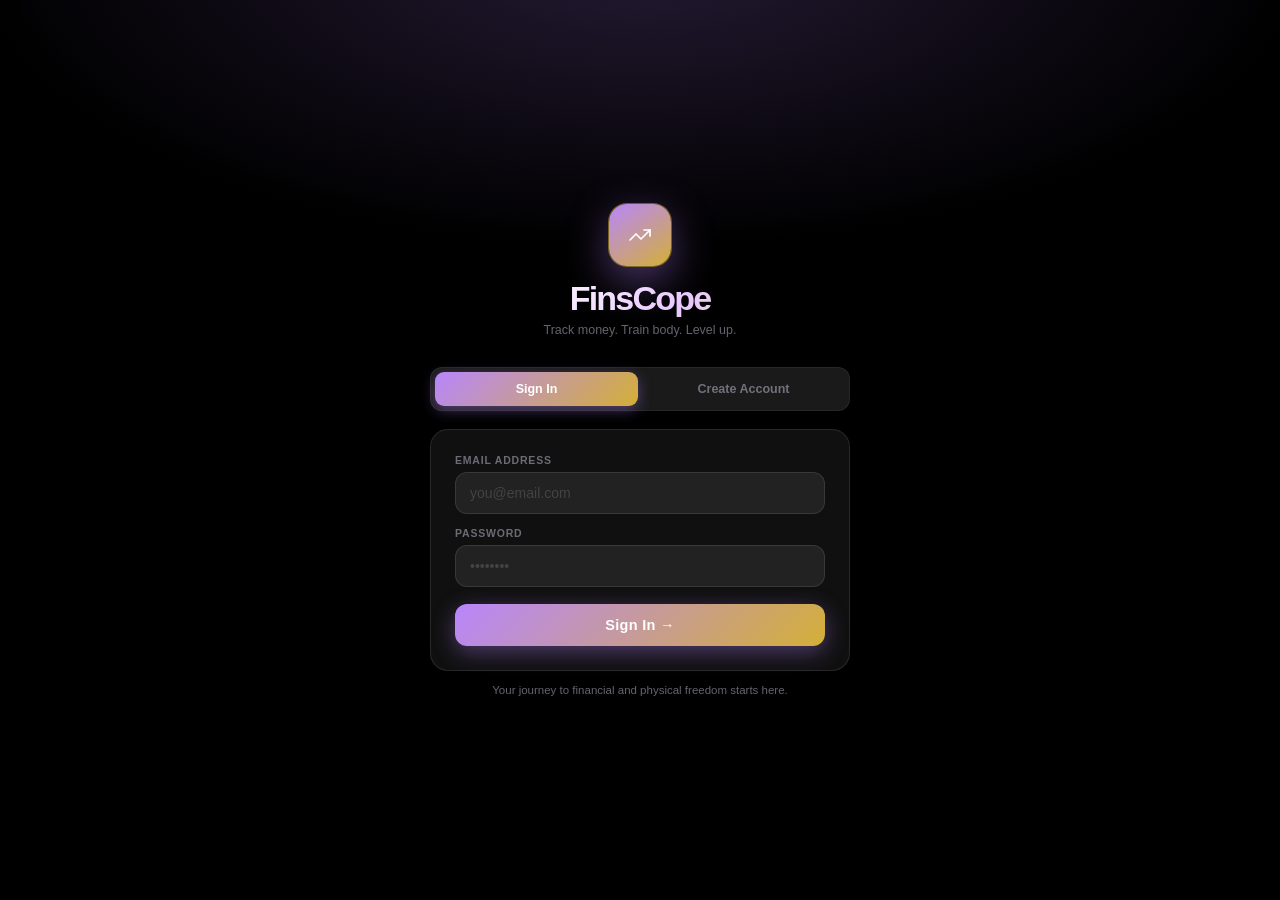
<file: index.html>
<!DOCTYPE html>
<html lang="en">
<head>
    <meta charset="UTF-8"/>
    <meta name="viewport" content="width=device-width, initial-scale=1.0"/>
    <title>FinsCope — Financial Fitness</title>
    <!-- Minimal CSP (adjust as needed) -->
    <meta http-equiv="Content-Security-Policy" content="script-src 'self' 'unsafe-inline' 'unsafe-eval'; style-src 'self' 'unsafe-inline' https://fonts.googleapis.com; font-src 'self' https://fonts.gstatic.com;">
    <!-- Fonts -->
    <link rel="preconnect" href="https://fonts.googleapis.com">
    <link rel="preconnect" href="https://fonts.gstatic.com" crossorigin>
    <link href="https://fonts.googleapis.com/css2?family=Syne:wght@600;700;800&family=Inter:opsz,wght@14..32,300;14..32,400;14..32,500;14..32,600;14..32,700&display=swap" rel="stylesheet">
    <!-- Styles -->
    <link rel="stylesheet" href="style.css">
</head>
<body>

    <!-- ===== AUTH ===== -->
    <div id="auth">
        <div class="auth-box">
            <div class="auth-brand">
                <div class="auth-logo">
                    <svg width="24" height="24" viewBox="0 0 24 24" stroke="#fff">
                        <polyline points="22 7 13 16 8 11 2 17"/>
                        <polyline points="16 7 22 7 22 13"/>
                    </svg>
                </div>
                <div class="auth-title">FinsCope</div>
                <div class="auth-sub">Track money. Train body. Level up.</div>
            </div>
            <div class="auth-tabs">
                <!-- Inline onclick removed – handled by script.js -->
                <button class="a-tab on" data-auth-mode="login">Sign In</button>
                <button class="a-tab" data-auth-mode="register">Create Account</button>
            </div>
            <div class="auth-card">
                <div class="fld" id="fn-field" style="display: none;">
                    <label>Full Name</label>
                    <input id="auth-name" type="text" placeholder="Your full name" autocomplete="name"/>
                </div>
                <div class="fld">
                    <label>Email Address</label>
                    <input id="auth-email" type="email" placeholder="you@email.com" autocomplete="email"/>
                </div>
                <div class="fld" style="margin-bottom: 17px;">
                    <label>Password</label>
                    <input id="auth-password" type="password" placeholder="••••••••" autocomplete="current-password"/>
                </div>
                <p id="auth-error" class="auth-err"></p>
                <button class="btn-prime" id="auth-action">Sign In →</button>
            </div>
            <p style="text-align: center; color: var(--muted); font-size: 11.5px; margin-top: 13px;">
                Your journey to financial and physical freedom starts here.
            </p>
        </div>
    </div>

    <!-- ===== APP ===== -->
    <div id="app">
        <!-- DESKTOP SIDEBAR -->
        <nav id="sidebar">
            <div class="sb-brand">
                <div class="sb-logo-ico">
                    <svg width="15" height="15" viewBox="0 0 24 24" stroke="#fff">
                        <polyline points="22 7 13 16 8 11 2 17"/>
                        <polyline points="16 7 22 7 22 13"/>
                    </svg>
                </div>
                <span class="sb-name">FinsCope</span>
            </div>
            <div class="sb-sec">Overview</div>
            <button class="sb-item on" data-page="dash" id="sn-dash">
                <svg viewBox="0 0 24 24">
                    <rect x="3" y="3" width="7" height="7" rx="1.5"/>
                    <rect x="14" y="3" width="7" height="7" rx="1.5"/>
                    <rect x="14" y="14" width="7" height="7" rx="1.5"/>
                    <rect x="3" y="14" width="7" height="7" rx="1.5"/>
                </svg>
                Dashboard
            </button>
            <button class="sb-item" data-page="quests" id="sn-quests">
                <svg viewBox="0 0 24 24">
                    <polygon points="12 2 15.09 8.26 22 9.27 17 14.14 18.18 21.02 12 17.77 5.82 21.02 7 14.14 2 9.27 8.91 8.26 12 2"/>
                </svg>
                Quests
            </button>
            <div class="sb-sec">Track</div>
            <button class="sb-item" data-page="money" id="sn-money">
                <svg viewBox="0 0 24 24">
                    <line x1="12" y1="1" x2="12" y2="23"/>
                    <path d="M17 5H9.5a3.5 3.5 0 0 0 0 7h5a3.5 3.5 0 0 1 0 7H6"/>
                </svg>
                Money
            </button>
            <button class="sb-item" data-page="fitness" id="sn-fitness">
                <svg viewBox="0 0 24 24">
                    <path d="M18 8h1a4 4 0 0 1 0 8h-1"/>
                    <path d="M2 8h16v9a4 4 0 0 1-4 4H6a4 4 0 0 1-4-4V8z"/>
                    <line x1="6" y1="1" x2="6" y2="4"/>
                    <line x1="10" y1="1" x2="10" y2="4"/>
                    <line x1="14" y1="1" x2="14" y2="4"/>
                </svg>
                Fitness
            </button>
            <button class="sb-item" data-page="prof" id="sn-prof">
                <svg viewBox="0 0 24 24">
                    <path d="M20 21v-2a4 4 0 0 0-4-4H8a4 4 0 0 0-4 4v2"/>
                    <circle cx="12" cy="7" r="4"/>
                </svg>
                Profile
            </button>
            <div class="sb-spacer"></div>
            <div class="sb-widget">
                <div class="sb-wt">
                    <div class="sb-lv-row">
                        <div class="sb-lv-ball" id="sb-lv">1</div>
                        <span class="sb-lv-name" id="sb-lv-n">Level 1</span>
                    </div>
                    <span class="sb-xp-val" id="sb-xp">0 XP</span>
                </div>
                <div class="sb-bar">
                    <div class="sb-fill" id="sb-fill" style="width: 0%;"></div>
                </div>
                <div class="sb-disc">
                    <span class="sb-disc-lbl">Discipline Score</span>
                    <span class="sb-disc-val" id="sb-disc">0</span>
                </div>
            </div>
        </nav>

        <!-- MAIN CONTENT -->
        <div id="main">
            <!-- MOBILE TOP BAR -->
            <header id="mob-top">
                <span class="mob-logo">FinsCope</span>
                <div class="mob-right">
                    <span style="font-size: 11px; color: var(--muted);" id="m-xp">0 XP</span>
                    <div class="lv-chip">
                        <div class="lv-dot" id="m-lv">1</div>
                        <span class="lv-txt" id="m-lv-t">Lv 1</span>
                    </div>
                </div>
            </header>

            <!-- MONTH STRIP (MOBILE) -->
            <div id="month-strip"></div>

            <!-- DASHBOARD PAGE -->
            <div id="p-dash" class="page on">
                <div class="pp">
                    <!-- DESKTOP MONTH STRIP -->
                    <div class="desk-mon" id="desk-mon" style="display: none;"></div>

                    <!-- PLAYER CARD -->
                    <div class="player-card">
                        <div class="pc-top">
                            <div class="pc-id">
                                <p>Player Profile</p>
                                <h2 id="d-name">—</h2>
                            </div>
                            <div class="pc-rank">
                                <div class="pc-rank-t" id="d-rank">Rookie</div>
                                <div class="pc-rank-l">Rank</div>
                            </div>
                        </div>
                        <div class="pc-body">
                            <div class="disc-ring">
                                <svg width="96" height="96" viewBox="0 0 96 96" style="transform: rotate(-90deg);">
                                    <circle cx="48" cy="48" r="38" stroke="rgba(255,255,255,0.06)" stroke-width="10" fill="none"/>
                                    <circle id="disc-arc" cx="48" cy="48" r="38" stroke="url(#dg)" stroke-width="10" fill="none" stroke-dasharray="0 238.8" stroke-linecap="round"/>
                                    <defs>
                                        <linearGradient id="dg" x1="0%" y1="0%" x2="100%" y2="0%">
                                            <stop offset="0%" stop-color="#7c3aed"/>
                                            <stop offset="100%" stop-color="#f59e0b"/>
                                        </linearGradient>
                                    </defs>
                                </svg>
                                <div class="disc-center">
                                    <div class="disc-num" id="d-disc">0</div>
                                    <div class="disc-lbl">Score</div>
                                </div>
                            </div>
                            <div class="pc-metrics">
                                <div class="met-row">
                                    <div class="met-dot" style="background: var(--income-l);"></div>
                                    <div class="met-info">
                                        <div class="met-name">Net Flow</div>
                                        <div class="met-val" id="d-net">₱0</div>
                                    </div>
                                    <div class="met-bar">
                                        <div class="met-bar-fill" id="mb-net" style="width: 0%; background: var(--income-l);"></div>
                                    </div>
                                </div>
                                <div class="met-row">
                                    <div class="met-dot" style="background: var(--fit-ll);"></div>
                                    <div class="met-info">
                                        <div class="met-name">Workouts this week</div>
                                        <div class="met-val" id="d-woc">0 sessions</div>
                                    </div>
                                    <div class="met-bar">
                                        <div class="met-bar-fill" id="mb-wo" style="width: 0%; background: var(--fit-ll);"></div>
                                    </div>
                                </div>
                                <div class="met-row">
                                    <div class="met-dot" style="background: var(--gold-ll);"></div>
                                    <div class="met-info">
                                        <div class="met-name">Day Streak</div>
                                        <div class="met-val" id="d-str">0 days</div>
                                    </div>
                                    <div class="met-bar">
                                        <div class="met-bar-fill" id="mb-str" style="width: 0%; background: var(--gold-ll);"></div>
                                    </div>
                                </div>
                            </div>
                        </div>
                        <div class="pc-xp">
                            <div class="pc-xp-row">
                                <span class="pc-xp-lv" id="d-lv-t">Level 1 — Rookie</span>
                                <span class="pc-xp-num" id="d-xp-t">0/100 XP</span>
                            </div>
                            <div class="pc-bar">
                                <div class="pc-fill" id="d-xp-bar" style="width: 0%;"></div>
                            </div>
                        </div>
                    </div>

                    <!-- CHARTS -->
                    <div class="charts-grid">
                        <div class="gc chart-card">
                            <div class="ct">Monthly Overview</div>
                            <div class="cs" id="chart-sub">Income vs Expenses</div>
                            <canvas id="bar-chart" height="140"></canvas>
                        </div>
                        <div class="gc chart-card">
                            <div class="ct">Money Ratio</div>
                            <div class="cs" id="ratio-sub">Income breakdown</div>
                            <div class="donut-row">
                                <div class="donut-wrap">
                                    <svg width="96" height="96" viewBox="0 0 96 96" style="transform: rotate(-90deg);">
                                        <circle cx="48" cy="48" r="36" stroke="rgba(255,255,255,0.05)" stroke-width="12" fill="none"/>
                                        <circle id="mr-inc" cx="48" cy="48" r="36" stroke="#10b981" stroke-width="12" fill="none" stroke-dasharray="0 226.2" stroke-linecap="butt"/>
                                        <circle id="mr-exp" cx="48" cy="48" r="36" stroke="#f43f5e" stroke-width="12" fill="none" stroke-dasharray="0 226.2" stroke-linecap="butt"/>
                                        <circle id="mr-sav" cx="48" cy="48" r="36" stroke="#06b6d4" stroke-width="12" fill="none" stroke-dasharray="0 226.2" stroke-linecap="butt"/>
                                        <circle id="mr-inv" cx="48" cy="48" r="36" stroke="#f59e0b" stroke-width="12" fill="none" stroke-dasharray="0 226.2" stroke-linecap="butt"/>
                                    </svg>
                                    <div class="donut-inner">
                                        <div class="di-num" id="mr-pct">0%</div>
                                        <div class="di-lbl">saved</div>
                                    </div>
                                </div>
                                <div class="dl">
                                    <div class="dl-row">
                                        <div class="dl-dot" style="background: var(--income-l);"></div>
                                        <span class="dl-nm">Income</span>
                                        <span class="dl-v" id="dl-inc">₱0</span>
                                    </div>
                                    <div class="dl-row">
                                        <div class="dl-dot" style="background: var(--expense-l);"></div>
                                        <span class="dl-nm">Expense</span>
                                        <span class="dl-v" id="dl-exp">₱0</span>
                                    </div>
                                    <div class="dl-row">
                                        <div class="dl-dot" style="background: var(--saving-l);"></div>
                                        <span class="dl-nm">Saving</span>
                                        <span class="dl-v" id="dl-sav">₱0</span>
                                    </div>
                                    <div class="dl-row">
                                        <div class="dl-dot" style="background: var(--invest-l);"></div>
                                        <span class="dl-nm">Invest</span>
                                        <span class="dl-v" id="dl-inv">₱0</span>
                                    </div>
                                </div>
                            </div>
                        </div>
                        <div class="gc chart-card">
                            <div class="ct">Weekly Fitness</div>
                            <div class="cs" id="wo-sub">This week's progress</div>
                            <div class="donut-row">
                                <div class="donut-wrap">
                                    <svg width="96" height="96" viewBox="0 0 96 96" style="transform: rotate(-90deg);">
                                        <circle cx="48" cy="48" r="36" stroke="rgba(255,255,255,0.05)" stroke-width="12" fill="none"/>
                                        <circle id="wo-arc" cx="48" cy="48" r="36" stroke="url(#fg)" stroke-width="12" fill="none" stroke-dasharray="0 226.2" stroke-linecap="round"/>
                                        <defs>
                                            <linearGradient id="fg" x1="0%" y1="0%" x2="100%" y2="0%">
                                                <stop offset="0%" stop-color="#7c3aed"/>
                                                <stop offset="100%" stop-color="#c084fc"/>
                                            </linearGradient>
                                        </defs>
                                    </svg>
                                    <div class="donut-inner">
                                        <div class="di-num" id="wo-pct">0%</div>
                                        <div class="di-lbl">done</div>
                                    </div>
                                </div>
                                <div class="dl">
                                    <div class="dl-row">
                                        <div class="dl-dot" style="background: var(--fit-ll);"></div>
                                        <span class="dl-nm">Sessions</span>
                                        <span class="dl-v" id="wo-sess">0</span>
                                    </div>
                                    <div class="dl-row">
                                        <div class="dl-dot" style="background: var(--gold-l);"></div>
                                        <span class="dl-nm">Minutes</span>
                                        <span class="dl-v" id="wo-mins">0</span>
                                    </div>
                                    <div class="dl-row">
                                        <div class="dl-dot" style="background: var(--income-l);"></div>
                                        <span class="dl-nm">XP earned</span>
                                        <span class="dl-v" id="wo-xpe">0</span>
                                    </div>
                                </div>
                            </div>
                        </div>
                    </div>

                    <!-- QUICK STATS -->
                    <div class="g4" style="margin-bottom: 14px;">
                        <div class="sc">
                            <div class="sc-acc" style="background: var(--income-l);"></div>
                            <div class="sc-ico" style="background: rgba(16,185,129,0.1);">
                                <svg width="14" height="14" viewBox="0 0 24 24" stroke="var(--income-l)">
                                    <line x1="12" y1="5" x2="12" y2="19"/>
                                    <polyline points="19 12 12 5 5 12"/>
                                </svg>
                            </div>
                            <div class="sc-lbl">Income</div>
                            <div class="sc-val" style="color: var(--income-ll);" id="qs-inc">₱0</div>
                        </div>
                        <div class="sc">
                            <div class="sc-acc" style="background: var(--expense-l);"></div>
                            <div class="sc-ico" style="background: rgba(244,63,94,0.1);">
                                <svg width="14" height="14" viewBox="0 0 24 24" stroke="var(--expense-l)">
                                    <line x1="12" y1="5" x2="12" y2="19"/>
                                    <polyline points="5 12 12 19 19 12"/>
                                </svg>
                            </div>
                            <div class="sc-lbl">Expenses</div>
                            <div class="sc-val" style="color: var(--expense-ll);" id="qs-exp">₱0</div>
                        </div>
                        <div class="sc">
                            <div class="sc-acc" style="background: var(--saving-l);"></div>
                            <div class="sc-ico" style="background: rgba(6,182,212,0.1);">
                                <svg width="14" height="14" viewBox="0 0 24 24" stroke="var(--saving-l)">
                                    <rect x="3" y="10" width="18" height="11" rx="2"/>
                                    <path d="M7 10V7a5 5 0 0 1 10 0v3"/>
                                </svg>
                            </div>
                            <div class="sc-lbl">Savings</div>
                            <div class="sc-val" style="color: var(--saving-ll);" id="qs-sav">₱0</div>
                        </div>
                        <div class="sc">
                            <div class="sc-acc" style="background: var(--fit-ll);"></div>
                            <div class="sc-ico" style="background: rgba(124,58,237,0.1);">
                                <svg width="14" height="14" viewBox="0 0 24 24" stroke="var(--fit-ll)">
                                    <path d="M18 8h1a4 4 0 0 1 0 8h-1"/>
                                    <path d="M2 8h16v9a4 4 0 0 1-4 4H6a4 4 0 0 1-4-4V8z"/>
                                    <line x1="6" y1="1" x2="6" y2="4"/>
                                </svg>
                            </div>
                            <div class="sc-lbl">Workouts</div>
                            <div class="sc-val" style="color: var(--fit-ll);" id="qs-wo">0</div>
                        </div>
                    </div>

                    <!-- ACTIVITY + QUESTS -->
                    <div class="g2" style="gap: 12px; margin-bottom: 14px;">
                        <div class="gc" style="padding: 14px;">
                            <div class="sh">
                                <span class="sh-title">Today's Quests</span>
                            </div>
                            <div id="today-quests"></div>
                        </div>
                    </div>

                    <!-- RECENT ACTIVITY -->
                    <div class="gc" style="padding: 14px; margin-bottom: 14px;">
                        <div class="sh">
                            <span class="sh-title">Recent Activity</span>
                            <button class="sh-link" data-page="money">View all</button>
                        </div>
                        <div id="d-recent" style="display: flex; flex-direction: column; gap: 8px;"></div>
                    </div>
                </div>
            </div>

            <!-- MONEY PAGE -->
            <div id="p-money" class="page">
                <div class="pp">
                    <div style="margin-bottom: 18px;">
                        <h2 style="font-family: var(--ff-d); font-size: 22px; font-weight: 800; letter-spacing: -0.7px; margin-bottom: 3px;">
                            Money <span style="color: var(--income-ll);">Tracker</span>
                        </h2>
                        <p style="color: var(--muted); font-size: 12.5px;">Every peso logged is a win.</p>
                    </div>
                    <div class="gc" style="padding: 16px; margin-bottom: 13px;">
                        <div class="sh">
                            <span class="sh-title">Log Transaction</span>
                        </div>
                        <div class="type-grid">
                            <button class="type-btn" data-money-type="income" id="mt-income">
                                <svg viewBox="0 0 24 24">
                                    <line x1="12" y1="5" x2="12" y2="19"/>
                                    <polyline points="19 12 12 5 5 12"/>
                                </svg>
                                <span class="type-lbl">Income</span>
                            </button>
                            <button class="type-btn" data-money-type="expense" id="mt-expense">
                                <svg viewBox="0 0 24 24">
                                    <line x1="12" y1="5" x2="12" y2="19"/>
                                    <polyline points="5 12 12 19 19 12"/>
                                </svg>
                                <span class="type-lbl">Expense</span>
                            </button>
                            <button class="type-btn" data-money-type="saving" id="mt-saving">
                                <svg viewBox="0 0 24 24">
                                    <rect x="3" y="10" width="18" height="11" rx="2"/>
                                    <path d="M7 10V7a5 5 0 0 1 10 0v3"/>
                                </svg>
                                <span class="type-lbl">Save</span>
                            </button>
                            <button class="type-btn" data-money-type="investment" id="mt-investment">
                                <svg viewBox="0 0 24 24">
                                    <polyline points="22 7 13.5 15.5 8.5 10.5 2 17"/>
                                    <polyline points="16 7 22 7 22 13"/>
                                </svg>
                                <span class="type-lbl">Invest</span>
                            </button>
                        </div>
                        <div class="amt-blk">
                            <span class="amt-sign">₱</span>
                            <input class="amt-inp" id="m-amt" type="number" placeholder="0.00" min="0" step="0.01" inputmode="decimal"/>
                        </div>
                        <div style="display: grid; grid-template-columns: 1fr 1fr; gap: 9px; margin-bottom: 9px;">
                            <div>
                                <label class="form-lbl">Category</label>
                                <select class="fc" id="m-cat"></select>
                            </div>
                            <div>
                                <label class="form-lbl">Date</label>
                                <input class="fc" id="m-date" type="date"/>
                            </div>
                        </div>
                        <div style="margin-bottom: 14px;">
                            <label class="form-lbl">Note (optional)</label>
                            <input class="fc" id="m-note" type="text" placeholder="e.g. Grab food, Lazada order…"/>
                        </div>
                        <button class="btn-prime" id="money-log-btn">Log Transaction →</button>
                        <div id="m-suc" class="suc-ban suc-money">
                            <svg width="17" height="17" viewBox="0 0 24 24" stroke="var(--income-l)">
                                <polyline points="20 6 9 17 4 12"/>
                            </svg>
                            Transaction logged! +20 XP
                        </div>
                    </div>
                    <div class="g2" style="margin-bottom: 13px;">
                        <div class="sc">
                            <div class="sc-acc" style="background: var(--income-l);"></div>
                            <div class="sc-lbl">Month Income</div>
                            <div class="sc-val" style="color: var(--income-ll);" id="ms-inc">₱0</div>
                        </div>
                        <div class="sc">
                            <div class="sc-acc" style="background: var(--expense-l);"></div>
                            <div class="sc-lbl">Month Expenses</div>
                            <div class="sc-val" style="color: var(--expense-ll);" id="ms-exp">₱0</div>
                        </div>
                        <div class="sc">
                            <div class="sc-acc" style="background: var(--saving-l);"></div>
                            <div class="sc-lbl">Total Savings</div>
                            <div class="sc-val" style="color: var(--saving-ll);" id="ms-sav">₱0</div>
                        </div>
                        <div class="sc">
                            <div class="sc-acc" style="background: var(--invest-l);"></div>
                            <div class="sc-lbl">Total Invested</div>
                            <div class="sc-val" style="color: var(--invest-l);" id="ms-inv">₱0</div>
                        </div>
                    </div>
                    <div class="gc" style="padding: 14px; margin-bottom: 13px;">
                        <div class="sh">
                            <span class="sh-title">History</span>
                            <div style="display: flex; gap: 6px;">
                                <button class="money-filter" data-filter="all" style="font-size: 11px; font-weight: 600; background: none; border: none; cursor: pointer; color: var(--white);">All</button>
                                <button class="money-filter" data-filter="income" style="font-size: 11px; font-weight: 600; background: none; border: none; cursor: pointer; color: var(--muted);">Income</button>
                                <button class="money-filter" data-filter="expense" style="font-size: 11px; font-weight: 600; background: none; border: none; cursor: pointer; color: var(--muted);">Expense</button>
                                <button class="money-filter" data-filter="saving" style="font-size: 11px; font-weight: 600; background: none; border: none; cursor: pointer; color: var(--muted);">Saving</button>
                            </div>
                        </div>
                        <div id="m-hist" style="display: flex; flex-direction: column; gap: 8px;"></div>
                    </div>
                </div>
            </div>

            <!-- FITNESS PAGE -->
            <div id="p-fitness" class="page">
                <div class="pp">
                    <div style="margin-bottom: 18px;">
                        <h2 style="font-family: var(--ff-d); font-size: 22px; font-weight: 800; letter-spacing: -0.7px; margin-bottom: 3px;">
                            Fitness <span style="color: var(--fit-ll);">Tracker</span>
                        </h2>
                        <p style="color: var(--muted); font-size: 12.5px;">Train hard. Log it. Level up.</p>
                    </div>
                    <div class="gc" style="padding: 16px; margin-bottom: 13px;">
                        <div class="sh">
                            <span class="sh-title">Log Workout</span>
                        </div>
                        <div class="ft-grid">
                            <button class="ft-btn" data-fitness-type="strength" id="ft-strength">
                                <svg viewBox="0 0 24 24">
                                    <path d="M18 8h1a4 4 0 0 1 0 8h-1"/>
                                    <path d="M2 8h16v9a4 4 0 0 1-4 4H6a4 4 0 0 1-4-4V8z"/>
                                    <line x1="6" y1="1" x2="6" y2="4"/>
                                    <line x1="10" y1="1" x2="10" y2="4"/>
                                    <line x1="14" y1="1" x2="14" y2="4"/>
                                </svg>
                                <span class="ft-lbl">Strength</span>
                            </button>
                            <button class="ft-btn" data-fitness-type="cardio" id="ft-cardio">
                                <svg viewBox="0 0 24 24">
                                    <polyline points="22 12 18 12 15 21 9 3 6 12 2 12"/>
                                </svg>
                                <span class="ft-lbl">Cardio</span>
                            </button>
                            <button class="ft-btn" data-fitness-type="hiit" id="ft-hiit">
                                <svg viewBox="0 0 24 24">
                                    <path d="M13 2L3 14h9l-1 8 10-12h-9l1-8z"/>
                                </svg>
                                <span class="ft-lbl">HIIT</span>
                            </button>
                            <button class="ft-btn" data-fitness-type="flexibility" id="ft-flexibility">
                                <svg viewBox="0 0 24 24">
                                    <circle cx="12" cy="12" r="10"/>
                                    <path d="M8 14s1.5 2 4 2 4-2 4-2"/>
                                    <line x1="9" y1="9" x2="9.01" y2="9"/>
                                    <line x1="15" y1="9" x2="15.01" y2="9"/>
                                </svg>
                                <span class="ft-lbl">Stretch</span>
                            </button>
                            <button class="ft-btn" data-fitness-type="sports" id="ft-sports">
                                <svg viewBox="0 0 24 24">
                                    <circle cx="12" cy="12" r="10"/>
                                    <circle cx="12" cy="12" r="4"/>
                                    <line x1="4.93" y1="4.93" x2="9.17" y2="9.17"/>
                                    <line x1="14.83" y1="14.83" x2="19.07" y2="19.07"/>
                                </svg>
                                <span class="ft-lbl">Sports</span>
                            </button>
                        </div>
                        <div style="display: grid; grid-template-columns: 1fr 1fr; gap: 9px; margin-bottom: 9px;">
                            <div>
                                <label class="form-lbl">Exercise Name</label>
                                <input class="fc" id="f-name" type="text" placeholder="e.g. Bench Press, 5k Run…"/>
                            </div>
                            <div>
                                <label class="form-lbl">Duration (mins)</label>
                                <input class="fc" id="f-dur" type="number" placeholder="30" min="1" inputmode="numeric"/>
                            </div>
                        </div>
                        <div id="strength-fields" style="display: grid; grid-template-columns: 1fr 1fr 1fr; gap: 9px; margin-bottom: 9px;">
                            <div>
                                <label class="form-lbl">Sets</label>
                                <input class="fc" id="f-sets" type="number" placeholder="4" min="1"/>
                            </div>
                            <div>
                                <label class="form-lbl">Reps</label>
                                <input class="fc" id="f-reps" type="number" placeholder="12" min="1"/>
                            </div>
                            <div>
                                <label class="form-lbl">Weight (kg)</label>
                                <input class="fc" id="f-weight" type="number" placeholder="60" step="0.5"/>
                            </div>
                        </div>
                        <div style="display: grid; grid-template-columns: 1fr 1fr; gap: 9px; margin-bottom: 14px;">
                            <div>
                                <label class="form-lbl">Date</label>
                                <input class="fc" id="f-date" type="date"/>
                            </div>
                            <div>
                                <label class="form-lbl">Note (optional)</label>
                                <input class="fc" id="f-note" type="text" placeholder="How did it feel?"/>
                            </div>
                        </div>
                        <button class="btn-prime" id="fitness-log-btn" style="background: linear-gradient(135deg, var(--fit), var(--fit-l)); box-shadow: 0 6px 22px rgba(124,58,237,0.38);">
                            Log Workout →
                        </button>
                        <div id="f-suc" class="suc-ban suc-fit">
                            <svg width="17" height="17" viewBox="0 0 24 24" stroke="var(--fit-ll)">
                                <polyline points="20 6 9 17 4 12"/>
                            </svg>
                            Workout logged! +30 XP
                        </div>
                    </div>
                    <div class="g3" style="margin-bottom: 13px;">
                        <div class="sc" style="text-align: center;">
                            <div class="sc-lbl">This Week</div>
                            <div class="sc-val" style="color: var(--fit-ll);" id="fw-sess">0 sessions</div>
                        </div>
                        <div class="sc" style="text-align: center;">
                            <div class="sc-lbl">Total Mins</div>
                            <div class="sc-val" style="color: var(--gold-ll);" id="fw-mins">0</div>
                        </div>
                        <div class="sc" style="text-align: center;">
                            <div class="sc-lbl">Workout XP</div>
                            <div class="sc-val" style="color: var(--purple-ll);" id="fw-xp">0</div>
                        </div>
                    </div>
                    <div class="gc" style="padding: 14px; margin-bottom: 13px;">
                        <div class="sh">
                            <span class="sh-title">Workout History</span>
                        </div>
                        <div id="f-hist" style="display: flex; flex-direction: column; gap: 8px;"></div>
                    </div>
                </div>
            </div>

            <!-- QUESTS PAGE -->
            <div id="p-quests" class="page">
                <div class="pp">
                    <div style="margin-bottom: 18px;">
                        <h2 style="font-family: var(--ff-d); font-size: 22px; font-weight: 800; letter-spacing: -0.7px; margin-bottom: 3px;">
                            Quest <span style="color: var(--gold-ll);">Board</span>
                        </h2>
                        <p style="color: var(--muted); font-size: 12.5px;">Complete missions. Earn XP. Unlock your potential.</p>
                    </div>
                    <div class="gc" style="padding: 14px; margin-bottom: 13px;">
                        <div class="sh">
                            <span class="sh-title">Daily Quests</span>
                            <span style="font-size: 10.5px; color: var(--muted);">Resets daily</span>
                        </div>
                        <div id="q-daily"></div>
                    </div>
                    <div class="gc" style="padding: 14px; margin-bottom: 13px;">
                        <div class="sh">
                            <span class="sh-title">Milestone Quests</span>
                            <span style="font-size: 10.5px; color: var(--muted);">Permanent achievements</span>
                        </div>
                        <div id="q-milestones"></div>
                    </div>
                    <div class="gc" style="padding: 14px; margin-bottom: 13px;">
                        <div class="sh">
                            <span class="sh-title">Badge Collection</span>
                        </div>
                        <div class="bdg-grid" id="q-badges"></div>
                    </div>
                </div>
            </div>

            <!-- PROFILE PAGE -->
            <div id="p-prof" class="page">
                <div class="pp">
                    <div class="prof-hero">
                        <div class="ph-av" id="pf-av">?</div>
                        <div class="ph-name" id="pf-name">—</div>
                        <div class="ph-email" id="pf-email">—</div>
                        <div class="ph-pill">
                            <svg width="11" height="11" viewBox="0 0 24 24" stroke="var(--gold-ll)">
                                <polygon points="12 2 15.09 8.26 22 9.27 17 14.14 18.18 21.02 12 17.77 5.82 21.02 7 14.14 2 9.27 8.91 8.26 12 2"/>
                            </svg>
                            <span class="ph-pill-t" id="pf-lv">Level 1 Rookie</span>
                        </div>
                    </div>
                    <div class="prof-stats">
                        <div class="ps">
                            <div class="ps-v" id="pf-xp">0</div>
                            <div class="ps-l">XP Total</div>
                        </div>
                        <div class="ps">
                            <div class="ps-v" id="pf-streak">0</div>
                            <div class="ps-l">Day Streak</div>
                        </div>
                        <div class="ps">
                            <div class="ps-v" id="pf-disc">0</div>
                            <div class="ps-l">Disc. Score</div>
                        </div>
                        <div class="ps">
                            <div class="ps-v" id="pf-txs">0</div>
                            <div class="ps-l">Money Logs</div>
                        </div>
                        <div class="ps">
                            <div class="ps-v" id="pf-wos">0</div>
                            <div class="ps-l">Workouts</div>
                        </div>
                        <div class="ps">
                            <div class="ps-v" id="pf-bdgc">0</div>
                            <div class="ps-l">Badges</div>
                        </div>
                    </div>
                    <div class="gc" style="padding: 13px; text-align: center; margin-bottom: 13px;">
                        <p style="font-size: 10px; color: var(--muted); font-weight: 700; text-transform: uppercase; letter-spacing: 0.5px; margin-bottom: 4px;">
                            Member Since
                        </p>
                        <p style="font-size: 14px; font-weight: 600;" id="pf-since">—</p>
                    </div>
                    <button class="signout-btn" id="logout-btn">
                        <svg width="14" height="14" viewBox="0 0 24 24" stroke="currentColor">
                            <path d="M9 21H5a2 2 0 0 1-2-2V5a2 2 0 0 1 2-2h4"/>
                            <polyline points="16 17 21 12 16 7"/>
                            <line x1="21" y1="12" x2="9" y2="12"/>
                        </svg>
                        Sign Out
                    </button>
                </div>
            </div>
        </div>

        <!-- MOBILE BOTTOM NAV -->
        <nav id="mob-bnav">
            <button class="nb on" data-page="dash" id="mn-dash">
                <svg viewBox="0 0 24 24">
                    <rect x="3" y="3" width="7" height="7" rx="1.5"/>
                    <rect x="14" y="3" width="7" height="7" rx="1.5"/>
                    <rect x="14" y="14" width="7" height="7" rx="1.5"/>
                    <rect x="3" y="14" width="7" height="7" rx="1.5"/>
                </svg>
                Home
            </button>
            <button class="nb" data-page="money" id="mn-money">
                <svg viewBox="0 0 24 24">
                    <line x1="12" y1="1" x2="12" y2="23"/>
                    <path d="M17 5H9.5a3.5 3.5 0 0 0 0 7h5a3.5 3.5 0 0 1 0 7H6"/>
                </svg>
                Money
            </button>
            <button class="nb" data-page="fitness" id="mn-fitness">
                <svg viewBox="0 0 24 24">
                    <path d="M18 8h1a4 4 0 0 1 0 8h-1"/>
                    <path d="M2 8h16v9a4 4 0 0 1-4 4H6a4 4 0 0 1-4-4V8z"/>
                    <line x1="6" y1="1" x2="6" y2="4"/>
                </svg>
                Fitness
            </button>
            <button class="nb" data-page="quests" id="mn-quests">
                <svg viewBox="0 0 24 24">
                    <polygon points="12 2 15.09 8.26 22 9.27 17 14.14 18.18 21.02 12 17.77 5.82 21.02 7 14.14 2 9.27 8.91 8.26 12 2"/>
                </svg>
                Quests
            </button>
            <button class="nb" data-page="prof" id="mn-prof">
                <svg viewBox="0 0 24 24">
                    <path d="M20 21v-2a4 4 0 0 0-4-4H8a4 4 0 0 0-4 4v2"/>
                    <circle cx="12" cy="7" r="4"/>
                </svg>
                Me
            </button>
        </nav>
    </div>

    <!-- XP FLOAT CONTAINER -->
    <div id="xp-root"></div>

    <!-- BADGE TOAST -->
    <div id="badge-toast" style="display: none;"></div>

    <!-- PWA INSTALL BANNER -->
    <div id="pwa-b" style="display: none; position: fixed; bottom: calc(66px + 10px); left: 12px; right: 12px; z-index: 9990; background: linear-gradient(135deg, #150540, #240a60); border: 1px solid rgba(124,58,237,0.45); border-radius: 17px; padding: 13px 15px; align-items: center; gap: 12px; box-shadow: 0 12px 48px rgba(0,0,0,0.6); animation: fadeUp 0.4s ease both; max-width: 400px; margin: 0 auto;">
        <div style="width: 44px; height: 44px; border-radius: 12px; background: linear-gradient(145deg, var(--purple), var(--purple-l)); display: flex; align-items: center; justify-content: center; flex-shrink: 0; box-shadow: 0 6px 18px rgba(124,58,237,0.5);">
            <svg width="22" height="22" viewBox="0 0 24 24" stroke="#fff" fill="none" stroke-width="1.7" stroke-linecap="round" stroke-linejoin="round">
                <polyline points="22 7 13 16 8 11 2 17"/>
                <polyline points="16 7 22 7 22 13"/>
            </svg>
        </div>
        <div style="flex: 1;">
            <div style="font-family: var(--ff-d); font-size: 13.5px; font-weight: 700;">Install FinsCope</div>
            <div style="font-size: 11px; color: var(--muted); margin-top: 1px;">Add to home screen for best experience</div>
        </div>
        <button id="pwa-install-btn" style="padding: 7px 13px; border: none; border-radius: 9px; background: linear-gradient(135deg, var(--purple), var(--purple-l)); color: #fff; font-size: 11.5px; font-weight: 700; cursor: pointer; flex-shrink: 0;">Install</button>
        <button id="pwa-dismiss-btn" style="padding: 7px 10px; border: 1px solid rgba(255,255,255,0.1); border-radius: 9px; background: transparent; color: var(--muted); font-size: 11.5px; font-weight: 600; cursor: pointer; flex-shrink: 0;">✕</button>
    </div>

        <!-- Supabase client library -->
    <script src="supabase.js"></script>
    <script src="script.js" defer></script>
</body>
</html>
</file>
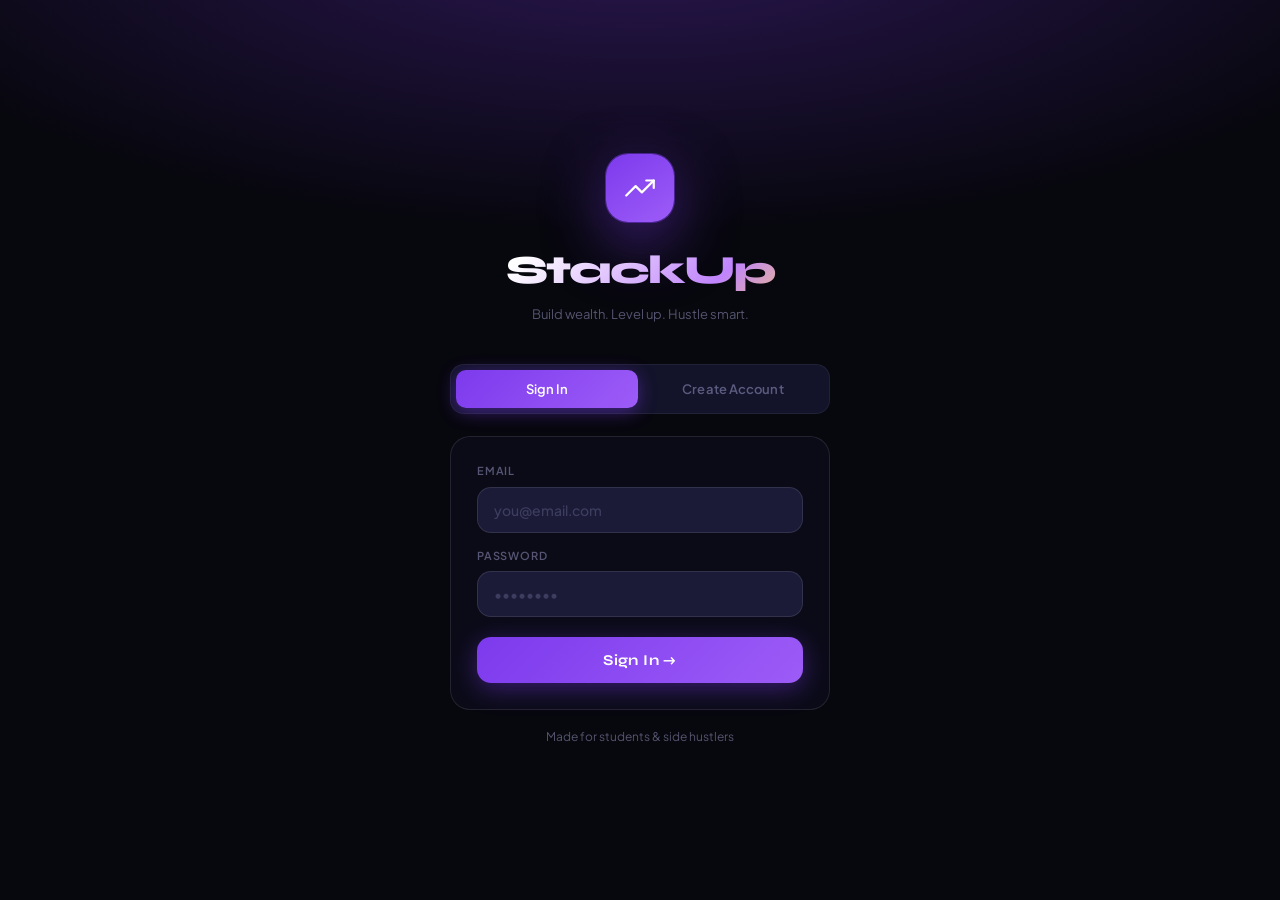
<file: stackup.html>
<!DOCTYPE html>
<html lang="en">
<head>
<meta charset="UTF-8"/>
<meta name="viewport" content="width=device-width,initial-scale=1.0,maximum-scale=1.0"/>
<title>StackUp</title>
<link rel="preconnect" href="https://fonts.googleapis.com"/>
<link rel="preconnect" href="https://fonts.gstatic.com" crossorigin/>
<link href="https://fonts.googleapis.com/css2?family=Syne:wght@600;700;800&family=Plus+Jakarta+Sans:wght@300;400;500;600;700&display=swap" rel="stylesheet"/>
<style>
*,*::before,*::after{box-sizing:border-box;margin:0;padding:0}
:root{
  --bg:#07070e;
  --s1:#0d0d1c;
  --s2:#13132a;
  --s3:#1b1b38;
  --s4:#222244;
  --border:rgba(255,255,255,0.06);
  --border2:rgba(255,255,255,0.10);
  --purple:#7c3aed;
  --purple-l:#9d5cf7;
  --purple-ll:#c084fc;
  --purple-glow:rgba(124,58,237,0.35);
  --gold:#d97706;
  --gold-l:#f59e0b;
  --gold-ll:#fcd34d;
  --income:#10b981;
  --income-l:#34d399;
  --expense:#f43f5e;
  --expense-l:#fb7185;
  --saving:#06b6d4;
  --saving-l:#22d3ee;
  --invest:#d97706;
  --invest-l:#f59e0b;
  --white:#eeeeff;
  --muted:rgba(200,200,255,0.4);
  --muted2:rgba(200,200,255,0.2);
  --ff-d:'Syne',sans-serif;
  --ff-b:'Plus Jakarta Sans',sans-serif;
  --r:20px;
  --r-sm:14px;
  --r-xs:10px;
}
html,body{height:100%;overflow:hidden;background:var(--bg)}
body{font-family:var(--ff-b);font-size:14px;color:var(--white);-webkit-font-smoothing:antialiased;line-height:1.5}
svg{stroke-width:1.75;stroke-linecap:round;stroke-linejoin:round;fill:none;display:block}
input,select,button{font-family:var(--ff-b)}
::-webkit-scrollbar{width:2px}::-webkit-scrollbar-track{background:transparent}::-webkit-scrollbar-thumb{background:rgba(124,58,237,0.4);border-radius:99px}

/* ─── SHELL ─────────────────────────────────────────────── */
#shell{max-width:430px;margin:0 auto;height:100vh;display:flex;flex-direction:column;position:relative;overflow:hidden;background:var(--bg)}

/* ─── AUTH ──────────────────────────────────────────────── */
#auth{position:fixed;inset:0;z-index:300;display:flex;align-items:center;justify-content:center;padding:28px;
  background:radial-gradient(ellipse 100% 55% at 50% -10%,rgba(124,58,237,0.32) 0%,transparent 65%),var(--bg)}
.aw{width:100%;max-width:380px;animation:up .5s ease both}
.ab{text-align:center;margin-bottom:40px}
.a-logo-ring{width:68px;height:68px;border-radius:22px;margin:0 auto 18px;
  background:linear-gradient(145deg,var(--purple),var(--purple-l));
  display:flex;align-items:center;justify-content:center;
  box-shadow:0 0 0 1px rgba(124,58,237,0.5),0 20px 60px rgba(124,58,237,0.5)}
.a-title{font-family:var(--ff-d);font-size:40px;font-weight:800;letter-spacing:-2px;
  background:linear-gradient(135deg,#fff 20%,var(--purple-ll) 70%,var(--gold-ll));
  -webkit-background-clip:text;-webkit-text-fill-color:transparent}
.a-sub{color:var(--muted);font-size:13px;margin-top:5px;font-weight:400}
.a-toggler{display:flex;background:var(--s2);border-radius:14px;padding:5px;gap:4px;margin-bottom:22px;border:1px solid var(--border)}
.a-tab{flex:1;padding:11px;border-radius:10px;border:none;cursor:pointer;
  font-family:var(--ff-b);font-weight:600;font-size:13px;color:var(--muted);
  background:transparent;transition:all .22s;letter-spacing:.1px}
.a-tab.on{background:linear-gradient(135deg,var(--purple),var(--purple-l));color:#fff;box-shadow:0 4px 18px rgba(124,58,237,0.45)}
.a-glass{background:rgba(13,13,28,0.8);border:1px solid var(--border2);border-radius:var(--r);padding:26px;backdrop-filter:blur(20px)}
.a-field{margin-bottom:15px}
.a-label{display:block;font-size:11px;color:var(--muted);font-weight:600;letter-spacing:.8px;text-transform:uppercase;margin-bottom:7px}
.a-input{width:100%;padding:13px 16px;background:var(--s3);border:1px solid var(--border2);border-radius:var(--r-sm);
  color:var(--white);font-size:14px;font-weight:500;outline:none;transition:border-color .2s,box-shadow .2s}
.a-input:focus{border-color:var(--purple);box-shadow:0 0 0 3px rgba(124,58,237,0.15)}
.a-input::placeholder{color:var(--muted2)}
.a-err{color:var(--expense-l);font-size:12.5px;margin-bottom:13px;font-weight:500}
.btn-p{width:100%;padding:14px;border:none;border-radius:var(--r-sm);cursor:pointer;
  font-family:var(--ff-d);font-weight:700;font-size:15px;letter-spacing:.4px;
  background:linear-gradient(135deg,var(--purple) 0%,var(--purple-l) 100%);
  color:#fff;transition:all .22s;box-shadow:0 6px 24px rgba(124,58,237,0.4)}
.btn-p:hover{transform:translateY(-2px);box-shadow:0 10px 32px rgba(124,58,237,0.55)}
.btn-p:active{transform:translateY(0)}

/* ─── TOPBAR ────────────────────────────────────────────── */
#topbar{display:none;flex-shrink:0;align-items:center;justify-content:space-between;
  padding:16px 22px 14px;background:transparent;z-index:50;position:relative}
.tb-logo{font-family:var(--ff-d);font-size:22px;font-weight:800;letter-spacing:-0.8px;
  background:linear-gradient(135deg,var(--purple-ll),var(--gold-ll));
  -webkit-background-clip:text;-webkit-text-fill-color:transparent}
.tb-right{display:flex;align-items:center;gap:10px}
.tb-lv-pill{display:flex;align-items:center;gap:6px;padding:5px 12px 5px 8px;
  background:rgba(124,58,237,0.12);border:1px solid rgba(124,58,237,0.25);
  border-radius:99px}
.tb-lv-badge{width:24px;height:24px;border-radius:50%;background:linear-gradient(135deg,var(--purple),var(--gold-l));
  display:flex;align-items:center;justify-content:center;
  font-family:var(--ff-d);font-size:10px;font-weight:800;color:#fff}
.tb-lv-txt{font-size:12px;font-weight:600;color:var(--purple-ll)}
.tb-xp-num{font-size:11px;color:var(--muted);font-weight:500}

/* ─── PAGES ─────────────────────────────────────────────── */
#pages{flex:1;overflow-y:auto;overflow-x:hidden}
.page{display:none;animation:up .3s ease both;min-height:100%}
.page.on{display:block}

/* ─── BOTTOM NAV ─────────────────────────────────────────── */
#bnav{display:none;flex-shrink:0;align-items:center;justify-content:space-around;
  padding:12px 8px 16px;
  background:rgba(7,7,14,0.95);
  backdrop-filter:blur(30px);
  border-top:1px solid var(--border);z-index:50}
.nb{display:flex;flex-direction:column;align-items:center;gap:5px;
  padding:8px 18px;border-radius:16px;border:none;
  background:transparent;color:var(--muted);cursor:pointer;
  font-family:var(--ff-b);font-size:9.5px;font-weight:700;
  letter-spacing:.6px;text-transform:uppercase;transition:all .22s;position:relative}
.nb svg{width:22px;height:22px;stroke:currentColor;transition:stroke .22s}
.nb.on{color:var(--purple-ll);background:rgba(124,58,237,0.12)}
.nb:not(.on):hover{color:rgba(200,200,255,0.8)}

/* ─── HERO CARD (Dashboard) ──────────────────────────────── */
.hero-wrap{padding:0 18px;margin-bottom:20px}
.hero-card{
  border-radius:28px;padding:26px;position:relative;overflow:hidden;
  background:linear-gradient(145deg,#1a0a3d 0%,#2d1060 40%,#1a0a3d 100%);
  border:1px solid rgba(124,58,237,0.3);
  box-shadow:0 24px 60px rgba(124,58,237,0.25),inset 0 1px 0 rgba(255,255,255,0.08);
}
.hero-card::before{content:'';position:absolute;top:-40px;right:-40px;
  width:180px;height:180px;border-radius:50%;
  background:radial-gradient(circle,rgba(124,58,237,0.4) 0%,transparent 70%);pointer-events:none}
.hero-card::after{content:'';position:absolute;bottom:-30px;left:-20px;
  width:140px;height:140px;border-radius:50%;
  background:radial-gradient(circle,rgba(245,158,11,0.15) 0%,transparent 70%);pointer-events:none}
.hero-top{display:flex;align-items:flex-start;justify-content:space-between;margin-bottom:20px;position:relative;z-index:1}
.hero-greeting p{font-size:12px;color:rgba(200,200,255,0.55);font-weight:500;margin-bottom:2px}
.hero-greeting h2{font-family:var(--ff-d);font-size:22px;font-weight:800;letter-spacing:-.5px;color:#fff}
.hero-streak{display:flex;flex-direction:column;align-items:center;
  background:rgba(245,158,11,0.12);border:1px solid rgba(245,158,11,0.25);
  border-radius:14px;padding:8px 14px}
.hero-streak-num{font-family:var(--ff-d);font-size:22px;font-weight:800;color:var(--gold-ll);line-height:1}
.hero-streak-lbl{font-size:9.5px;color:rgba(245,158,11,0.7);font-weight:600;letter-spacing:.5px;text-transform:uppercase;margin-top:2px}

/* DONUT */
.donut-section{display:flex;align-items:center;gap:20px;position:relative;z-index:1}
.donut-wrap{position:relative;flex-shrink:0}
.donut-center{position:absolute;inset:0;display:flex;flex-direction:column;align-items:center;justify-content:center}
.donut-label{font-size:9.5px;color:rgba(200,200,255,0.5);font-weight:600;letter-spacing:.6px;text-transform:uppercase}
.donut-amount{font-family:var(--ff-d);font-size:17px;font-weight:800;color:#fff;letter-spacing:-.5px;margin-top:1px}
.donut-sub{font-size:9px;color:rgba(200,200,255,0.4);font-weight:500}
.donut-legend{flex:1;display:flex;flex-direction:column;gap:9px}
.legend-item{display:flex;align-items:center;gap:9px}
.legend-dot{width:8px;height:8px;border-radius:50%;flex-shrink:0}
.legend-info{flex:1}.legend-name{font-size:11px;color:rgba(200,200,255,0.6);font-weight:500}
.legend-val{font-family:var(--ff-d);font-size:13px;font-weight:700;color:#fff}

/* XP BAR inside hero */
.hero-xp{margin-top:18px;position:relative;z-index:1}
.hero-xp-row{display:flex;justify-content:space-between;align-items:center;margin-bottom:7px}
.hero-xp-lv{font-family:var(--ff-d);font-size:12px;font-weight:700;color:var(--purple-ll)}
.hero-xp-txt{font-size:11px;color:rgba(200,200,255,0.45);font-weight:500}
.hero-bar{height:6px;background:rgba(255,255,255,0.08);border-radius:99px;overflow:hidden}
.hero-fill{height:100%;border-radius:99px;background:linear-gradient(90deg,var(--purple),var(--gold-l));
  transition:width .9s cubic-bezier(.34,1.56,.64,1)}

/* ─── SECTION HEADER ─────────────────────────────────────── */
.sh{display:flex;align-items:center;justify-content:space-between;padding:0 18px;margin-bottom:12px}
.sh-title{font-family:var(--ff-d);font-size:17px;font-weight:700;letter-spacing:-.4px}
.sh-action{font-size:12px;color:var(--purple-ll);font-weight:600;cursor:pointer;background:none;border:none;padding:0}

/* ─── QUICK STATS ROW ────────────────────────────────────── */
.qstats{display:grid;grid-template-columns:1fr 1fr;gap:10px;padding:0 18px;margin-bottom:22px}
.qcard{border-radius:18px;padding:16px;border:1px solid var(--border);position:relative;overflow:hidden;
  background:var(--s1);transition:transform .2s}
.qcard:hover{transform:translateY(-2px)}
.qcard-accent{position:absolute;top:0;left:0;width:3px;height:100%;border-radius:3px 0 0 3px}
.qcard-top{display:flex;align-items:center;justify-content:space-between;margin-bottom:10px}
.qcard-ico{width:34px;height:34px;border-radius:10px;display:flex;align-items:center;justify-content:center}
.qcard-badge{font-size:9.5px;font-weight:700;letter-spacing:.5px;text-transform:uppercase;
  padding:3px 8px;border-radius:99px}
.qcard-label{font-size:11px;color:var(--muted);font-weight:500;margin-bottom:4px}
.qcard-val{font-family:var(--ff-d);font-size:19px;font-weight:800;letter-spacing:-.5px}

/* ─── TX ITEMS ───────────────────────────────────────────── */
.tx-wrap{padding:0 18px;display:flex;flex-direction:column;gap:9px;margin-bottom:10px}
.tx-card{display:flex;align-items:center;gap:13px;padding:14px 16px;
  background:var(--s1);border:1px solid var(--border);border-radius:18px;
  transition:background .15s,border-color .15s;cursor:default}
.tx-card:hover{background:var(--s2);border-color:var(--border2)}
.tx-ico-wrap{width:44px;height:44px;border-radius:14px;display:flex;align-items:center;justify-content:center;flex-shrink:0}
.tx-body{flex:1;min-width:0}
.tx-name{font-size:14px;font-weight:600;color:var(--white);white-space:nowrap;overflow:hidden;text-overflow:ellipsis}
.tx-meta{font-size:11.5px;color:var(--muted);margin-top:1px;font-weight:400}
.tx-right{display:flex;flex-direction:column;align-items:flex-end;gap:4px;flex-shrink:0}
.tx-amt{font-family:var(--ff-d);font-size:15px;font-weight:700}
.tx-del{background:none;border:none;cursor:pointer;color:var(--muted);padding:2px;
  border-radius:6px;transition:color .15s,background .15s;opacity:0;transition:opacity .15s}
.tx-card:hover .tx-del{opacity:1}
.tx-del:hover{color:var(--expense-l);background:rgba(244,63,94,.12)}
.tx-type-tag{font-size:9.5px;font-weight:700;letter-spacing:.4px;text-transform:uppercase;padding:2px 8px;border-radius:99px}

/* ─── EMPTY STATE ────────────────────────────────────────── */
.empty{display:flex;flex-direction:column;align-items:center;justify-content:center;padding:48px 24px;gap:12px}
.empty-ring{width:72px;height:72px;border-radius:22px;display:flex;align-items:center;justify-content:center;
  background:var(--s2);border:1px solid var(--border)}
.empty p{color:var(--muted);font-size:13.5px;text-align:center;font-weight:400}

/* ─── LOG PAGE ───────────────────────────────────────────── */
.log-hero{padding:22px 18px 0;margin-bottom:20px}
.log-hero h2{font-family:var(--ff-d);font-size:26px;font-weight:800;letter-spacing:-.8px;margin-bottom:2px}
.log-hero p{font-size:13px;color:var(--muted);font-weight:400}

.type-rail{display:grid;grid-template-columns:repeat(4,1fr);gap:8px;padding:0 18px;margin-bottom:22px}
.tr-btn{padding:14px 4px 12px;border-radius:16px;border:1.5px solid var(--border);
  background:var(--s1);cursor:pointer;transition:all .2s;
  display:flex;flex-direction:column;align-items:center;gap:7px}
.tr-btn svg{width:20px;height:20px;stroke:var(--muted);transition:stroke .2s}
.tr-label{font-size:10px;font-weight:700;letter-spacing:.5px;text-transform:uppercase;color:var(--muted);transition:color .2s}
.tr-btn:hover:not([data-active]){border-color:var(--border2)}
.tr-btn[data-active="income"]{border-color:var(--income);background:rgba(16,185,129,0.08)}.tr-btn[data-active="income"] svg{stroke:var(--income)}.tr-btn[data-active="income"] .tr-label{color:var(--income)}
.tr-btn[data-active="expense"]{border-color:var(--expense);background:rgba(244,63,94,0.08)}.tr-btn[data-active="expense"] svg{stroke:var(--expense)}.tr-btn[data-active="expense"] .tr-label{color:var(--expense)}
.tr-btn[data-active="saving"]{border-color:var(--saving);background:rgba(6,182,212,0.08)}.tr-btn[data-active="saving"] svg{stroke:var(--saving)}.tr-btn[data-active="saving"] .tr-label{color:var(--saving)}
.tr-btn[data-active="investment"]{border-color:var(--invest);background:rgba(217,119,6,0.08)}.tr-btn[data-active="investment"] svg{stroke:var(--invest)}.tr-btn[data-active="investment"] .tr-label{color:var(--invest)}

.amt-block{padding:0 18px;margin-bottom:18px}
.amt-label{font-size:11px;color:var(--muted);font-weight:700;letter-spacing:.8px;text-transform:uppercase;margin-bottom:8px}
.amt-field{background:var(--s2);border:1.5px solid var(--border2);border-radius:18px;
  padding:18px 20px;display:flex;align-items:center;gap:10px;transition:border-color .2s,box-shadow .2s}
.amt-field:focus-within{border-color:var(--purple);box-shadow:0 0 0 4px rgba(124,58,237,0.12)}
.amt-curr{font-family:var(--ff-d);font-size:30px;font-weight:800;color:rgba(124,58,237,0.7)}
.amt-inp{background:transparent;border:none;outline:none;font-family:var(--ff-d);font-weight:800;font-size:34px;
  color:var(--white);width:100%;letter-spacing:-1.5px}
.amt-inp::placeholder{color:var(--muted2)}

.form-block{padding:0 18px;margin-bottom:14px}
.form-lbl{font-size:11px;color:var(--muted);font-weight:700;letter-spacing:.8px;text-transform:uppercase;margin-bottom:7px;display:block}
.form-ctrl{width:100%;padding:13px 16px;background:var(--s2);border:1.5px solid var(--border2);
  border-radius:14px;color:var(--white);font-size:14px;font-weight:500;
  outline:none;transition:border-color .2s,box-shadow .2s;-webkit-appearance:none}
.form-ctrl:focus{border-color:var(--purple);box-shadow:0 0 0 3px rgba(124,58,237,0.1)}
.form-ctrl::placeholder{color:var(--muted2)}
select.form-ctrl{cursor:pointer}select.form-ctrl option{background:var(--s2)}

.log-submit{padding:0 18px;margin-bottom:30px;margin-top:8px}
.log-submit .btn-p{font-size:15px;padding:16px;border-radius:16px}

.suc-card{margin:0 18px;display:flex;align-items:center;gap:12px;padding:14px 16px;
  background:rgba(16,185,129,0.07);border:1px solid rgba(16,185,129,0.2);border-radius:14px;
  animation:up .3s ease}
.suc-card svg{stroke:var(--income);flex-shrink:0}
.suc-card p{color:var(--income-l);font-size:13.5px;font-weight:500}

/* ─── HISTORY PAGE ───────────────────────────────────────── */
.hist-top{padding:22px 18px 0;margin-bottom:18px}
.hist-top h2{font-family:var(--ff-d);font-size:26px;font-weight:800;letter-spacing:-.8px;margin-bottom:14px}
.srch{position:relative}
.srch svg{position:absolute;left:15px;top:50%;transform:translateY(-50%);width:17px;height:17px;stroke:var(--muted);pointer-events:none}
.srch-inp{width:100%;padding:12px 16px 12px 44px;background:var(--s2);border:1.5px solid var(--border2);
  border-radius:14px;color:var(--white);font-size:14px;font-weight:500;outline:none;transition:border-color .2s}
.srch-inp:focus{border-color:var(--purple)}.srch-inp::placeholder{color:var(--muted2)}

.filter-row{display:flex;gap:7px;overflow-x:auto;padding:14px 18px 0;padding-bottom:0;margin-bottom:16px}
.filter-row::-webkit-scrollbar{display:none}
.fp{padding:7px 16px;border-radius:99px;border:1px solid var(--border2);background:transparent;
  color:var(--muted);cursor:pointer;white-space:nowrap;font-family:var(--ff-b);font-size:12.5px;font-weight:600;transition:all .2s}
.fp.on{background:rgba(124,58,237,0.15);border-color:rgba(124,58,237,0.5);color:var(--purple-ll)}
.fp:not(.on):hover{border-color:var(--border2);color:var(--white)}

/* ─── PROFILE PAGE ───────────────────────────────────────── */
.prof-wrap{padding:0 18px 100px}
.prof-hero{
  border-radius:28px;padding:28px;margin:18px 18px 18px;position:relative;overflow:hidden;
  background:linear-gradient(145deg,#1a0a3d 0%,#2d1060 45%,#1a0a3d 100%);
  border:1px solid rgba(124,58,237,0.3);
  box-shadow:0 20px 50px rgba(124,58,237,0.2);
  display:flex;flex-direction:column;align-items:center;text-align:center;
}
.prof-hero::before{content:'';position:absolute;top:-60px;right:-60px;width:200px;height:200px;border-radius:50%;
  background:radial-gradient(circle,rgba(124,58,237,0.35) 0%,transparent 70%);pointer-events:none}
.p-av{width:78px;height:78px;border-radius:50%;background:linear-gradient(145deg,var(--purple),var(--gold-l));
  display:flex;align-items:center;justify-content:center;font-family:var(--ff-d);font-weight:800;font-size:30px;
  color:#fff;box-shadow:0 0 0 3px rgba(124,58,237,0.3),0 12px 40px rgba(124,58,237,0.5);
  margin-bottom:14px;position:relative;z-index:1}
.p-name{font-family:var(--ff-d);font-size:22px;font-weight:800;color:#fff;margin-bottom:3px;position:relative;z-index:1}
.p-email{font-size:12.5px;color:rgba(200,200,255,0.5);margin-bottom:14px;position:relative;z-index:1}
.p-lv-pill{display:inline-flex;align-items:center;gap:7px;
  background:rgba(245,158,11,0.15);border:1px solid rgba(245,158,11,0.3);
  border-radius:99px;padding:6px 14px;position:relative;z-index:1}
.p-lv-txt{font-size:12px;color:var(--gold-ll);font-weight:700}

.prof-stats{display:grid;grid-template-columns:1fr 1fr;gap:10px;padding:0 18px;margin-bottom:18px}
.ps{background:var(--s1);border:1px solid var(--border);border-radius:18px;padding:16px;text-align:center}
.ps-val{font-family:var(--ff-d);font-size:28px;font-weight:800;letter-spacing:-1px;
  background:linear-gradient(135deg,var(--purple-ll),var(--white));
  -webkit-background-clip:text;-webkit-text-fill-color:transparent}
.ps-lbl{font-size:11px;color:var(--muted);margin-top:3px;font-weight:600;text-transform:uppercase;letter-spacing:.4px}

.prof-section{padding:0 18px;margin-bottom:14px}
.prof-section-title{font-family:var(--ff-d);font-size:17px;font-weight:700;margin-bottom:13px;letter-spacing:-.3px}
.bdg-grid{display:flex;flex-direction:column;gap:9px}
.bdg-item{display:flex;align-items:center;gap:14px;padding:14px 16px;
  background:var(--s1);border:1px solid var(--border);border-radius:16px;transition:all .15s}
.bdg-item.unlocked{border-color:rgba(124,58,237,0.25)}
.bdg-item.locked{opacity:.38}
.bdg-ico-wrap{width:46px;height:46px;border-radius:14px;flex-shrink:0;
  display:flex;align-items:center;justify-content:center;}
.bdg-ico-wrap.u{background:linear-gradient(145deg,var(--purple),var(--purple-l))}
.bdg-ico-wrap.l{background:var(--s3)}
.bdg-body{flex:1}.bdg-name{font-size:14px;font-weight:600;margin-bottom:2px}
.bdg-desc{font-size:11.5px;color:var(--muted);font-weight:400}
.bdg-meta{display:flex;flex-direction:column;align-items:flex-end;gap:4px;flex-shrink:0}
.bdg-xp{font-family:var(--ff-d);font-size:12px;color:var(--gold-l);font-weight:700}

.since-card{padding:0 18px;margin-bottom:14px}
.since-inner{background:var(--s1);border:1px solid var(--border);border-radius:18px;padding:16px;text-align:center}
.since-inner p:first-child{font-size:11px;color:var(--muted);font-weight:600;text-transform:uppercase;letter-spacing:.5px;margin-bottom:5px}
.since-inner p:last-child{font-size:15px;font-weight:600;color:var(--white)}
.sign-out{padding:0 18px;margin-bottom:30px}
.btn-so{width:100%;padding:14px;border:1px solid rgba(244,63,94,0.2);border-radius:14px;
  background:transparent;color:var(--expense-l);font-family:var(--ff-b);font-weight:600;font-size:14px;
  cursor:pointer;transition:all .2s;display:flex;align-items:center;justify-content:center;gap:8px}
.btn-so:hover{background:rgba(244,63,94,0.07);border-color:rgba(244,63,94,0.4)}

/* ─── XP FLOAT ───────────────────────────────────────────── */
.xpf{position:fixed;pointer-events:none;z-index:9999;
  font-family:var(--ff-d);font-size:22px;font-weight:800;
  color:var(--gold-ll);text-shadow:0 0 20px rgba(245,158,11,.9);
  animation:xpfly 1.6s ease forwards;white-space:nowrap}

/* ─── BADGE TOAST ────────────────────────────────────────── */
#bt{position:fixed;top:18px;right:18px;z-index:9998;
  background:rgba(13,13,28,0.95);border:1px solid rgba(245,158,11,0.35);
  border-radius:20px;padding:16px 18px;display:flex;align-items:center;gap:14px;
  box-shadow:0 16px 60px rgba(0,0,0,0.6),0 0 30px rgba(245,158,11,0.15);
  max-width:290px;animation:floatin .38s ease;transition:opacity .3s,transform .3s}
#bt.hide{opacity:0;transform:translateX(16px)}
.bt-ico{width:50px;height:50px;border-radius:14px;flex-shrink:0;
  background:linear-gradient(145deg,var(--purple),var(--gold-l));
  display:flex;align-items:center;justify-content:center;
  animation:pop .55s cubic-bezier(.34,1.56,.64,1)}
.bt-tag{font-size:9.5px;color:var(--gold-l);font-weight:700;letter-spacing:1px;text-transform:uppercase}
.bt-name{font-family:var(--ff-d);font-size:15px;font-weight:700;margin-top:2px}
.bt-desc{font-size:11.5px;color:var(--muted);margin-top:1px}

/* ─── KEYFRAMES ──────────────────────────────────────────── */
@keyframes up{from{opacity:0;transform:translateY(18px)}to{opacity:1;transform:translateY(0)}}
@keyframes floatin{from{opacity:0;transform:translateX(28px)}to{opacity:1;transform:translateX(0)}}
@keyframes xpfly{0%{opacity:0;transform:scale(.5) translateY(0)}25%{opacity:1;transform:scale(1.2) translateY(-22px)}80%{opacity:1}100%{opacity:0;transform:scale(.9) translateY(-70px)}}
@keyframes pop{0%{transform:scale(0) rotate(-10deg)}70%{transform:scale(1.15) rotate(4deg)}100%{transform:scale(1) rotate(0)}}
@keyframes spin{to{transform:rotate(360deg)}}
@keyframes shimmer{0%{background-position:0 0}100%{background-position:300% 0}}
</style>
</head>
<body>

<!-- AUTH -->
<div id="auth">
  <div class="aw">
    <div class="ab">
      <div class="a-logo-ring">
        <svg width="30" height="30" viewBox="0 0 24 24" stroke="#fff">
          <polyline points="23 6 13.5 15.5 8.5 10.5 1 18"/>
          <polyline points="17 6 23 6 23 12"/>
        </svg>
      </div>
      <div class="a-title">StackUp</div>
      <div class="a-sub">Build wealth. Level up. Hustle smart.</div>
    </div>
    <div class="a-toggler">
      <button class="a-tab on" onclick="switchAuth('login')">Sign In</button>
      <button class="a-tab" onclick="switchAuth('register')">Create Account</button>
    </div>
    <div class="a-glass">
      <div id="fn" class="a-field" style="display:none">
        <label class="a-label">Full Name</label>
        <input class="a-input" id="in" type="text" placeholder="Your full name"/>
      </div>
      <div class="a-field">
        <label class="a-label">Email</label>
        <input class="a-input" id="ie" type="email" placeholder="you@email.com"/>
      </div>
      <div class="a-field" style="margin-bottom:20px">
        <label class="a-label">Password</label>
        <input class="a-input" id="ip" type="password" placeholder="••••••••" onkeydown="if(event.key==='Enter')doAuth()"/>
      </div>
      <div id="aerr" class="a-err" style="display:none"></div>
      <button class="btn-p" onclick="doAuth()">Sign In &rarr;</button>
    </div>
    <p style="text-align:center;color:var(--muted);font-size:12px;margin-top:18px">Made for students &amp; side hustlers</p>
  </div>
</div>

<!-- APP SHELL -->
<div id="shell">
  <!-- TOPBAR -->
  <div id="topbar">
    <span class="tb-logo">StackUp</span>
    <div class="tb-right">
      <span class="tb-xp-num" id="tb-xp">0 XP</span>
      <div class="tb-lv-pill">
        <div class="tb-lv-badge" id="tb-lv">1</div>
        <span class="tb-lv-txt" id="tb-lvt">Level 1</span>
      </div>
    </div>
  </div>

  <!-- PAGES -->
  <div id="pages">

    <!-- ▸ DASHBOARD -->
    <div id="p-dash" class="page on" style="padding-bottom:90px">

      <!-- Hero Card -->
      <div class="hero-wrap">
        <div class="hero-card">
          <div class="hero-top">
            <div class="hero-greeting">
              <p>Good to see you,</p>
              <h2 id="d-name">—</h2>
            </div>
            <div class="hero-streak">
              <div class="hero-streak-num" id="d-streak">0</div>
              <div class="hero-streak-lbl">Day Streak</div>
            </div>
          </div>

          <!-- Donut Chart -->
          <div class="donut-section">
            <div class="donut-wrap">
              <svg id="donut-svg" width="130" height="130" viewBox="0 0 130 130" style="transform:rotate(-90deg)">
                <circle cx="65" cy="65" r="50" stroke="rgba(255,255,255,0.06)" stroke-width="16" fill="none"/>
                <circle id="d-income-arc"  cx="65" cy="65" r="50" stroke="#10b981" stroke-width="16" fill="none" stroke-dasharray="0 314" stroke-linecap="round"/>
                <circle id="d-expense-arc" cx="65" cy="65" r="50" stroke="#f43f5e" stroke-width="16" fill="none" stroke-dasharray="0 314" stroke-linecap="round"/>
                <circle id="d-saving-arc"  cx="65" cy="65" r="50" stroke="#06b6d4" stroke-width="16" fill="none" stroke-dasharray="0 314" stroke-linecap="round"/>
                <circle id="d-invest-arc"  cx="65" cy="65" r="50" stroke="#d97706" stroke-width="16" fill="none" stroke-dasharray="0 314" stroke-linecap="round"/>
              </svg>
              <div class="donut-center">
                <div class="donut-label">Net Flow</div>
                <div class="donut-amount" id="d-net">&#8369;0</div>
                <div class="donut-sub" id="d-net-sub">—</div>
              </div>
            </div>
            <div class="donut-legend">
              <div class="legend-item"><div class="legend-dot" style="background:var(--income)"></div><div class="legend-info"><div class="legend-name">Income</div><div class="legend-val" id="d-l-inc">&#8369;0</div></div></div>
              <div class="legend-item"><div class="legend-dot" style="background:var(--expense)"></div><div class="legend-info"><div class="legend-name">Expenses</div><div class="legend-val" id="d-l-exp">&#8369;0</div></div></div>
              <div class="legend-item"><div class="legend-dot" style="background:var(--saving)"></div><div class="legend-info"><div class="legend-name">Savings</div><div class="legend-val" id="d-l-sav">&#8369;0</div></div></div>
              <div class="legend-item"><div class="legend-dot" style="background:var(--invest)"></div><div class="legend-info"><div class="legend-name">Invested</div><div class="legend-val" id="d-l-inv">&#8369;0</div></div></div>
            </div>
          </div>

          <!-- XP Progress -->
          <div class="hero-xp">
            <div class="hero-xp-row">
              <span class="hero-xp-lv" id="d-lv-txt">Level 1</span>
              <span class="hero-xp-txt" id="d-xp-txt">0 / 100 XP</span>
            </div>
            <div class="hero-bar"><div class="hero-fill" id="d-xp-bar" style="width:0%"></div></div>
          </div>
        </div>
      </div>

      <!-- Quick Stats -->
      <div class="sh"><span class="sh-title">Overview</span></div>
      <div class="qstats">
        <div class="qcard">
          <div class="qcard-accent" style="background:var(--income)"></div>
          <div class="qcard-top">
            <div class="qcard-ico" style="background:rgba(16,185,129,0.12)">
              <svg width="18" height="18" viewBox="0 0 24 24" stroke="var(--income)"><line x1="12" y1="5" x2="12" y2="19"/><polyline points="19 12 12 5 5 12"/></svg>
            </div>
            <div class="qcard-badge" style="background:rgba(16,185,129,0.12);color:var(--income-l)">In</div>
          </div>
          <div class="qcard-label">Total Income</div>
          <div class="qcard-val" style="color:var(--income-l)" id="q-inc">&#8369;0</div>
        </div>
        <div class="qcard">
          <div class="qcard-accent" style="background:var(--expense)"></div>
          <div class="qcard-top">
            <div class="qcard-ico" style="background:rgba(244,63,94,0.12)">
              <svg width="18" height="18" viewBox="0 0 24 24" stroke="var(--expense)"><line x1="12" y1="5" x2="12" y2="19"/><polyline points="5 12 12 19 19 12"/></svg>
            </div>
            <div class="qcard-badge" style="background:rgba(244,63,94,0.12);color:var(--expense-l)">Out</div>
          </div>
          <div class="qcard-label">Total Spent</div>
          <div class="qcard-val" style="color:var(--expense-l)" id="q-exp">&#8369;0</div>
        </div>
        <div class="qcard">
          <div class="qcard-accent" style="background:var(--saving)"></div>
          <div class="qcard-top">
            <div class="qcard-ico" style="background:rgba(6,182,212,0.12)">
              <svg width="18" height="18" viewBox="0 0 24 24" stroke="var(--saving)"><rect x="3" y="10" width="18" height="11" rx="2"/><path d="M7 10V7a5 5 0 0 1 10 0v3"/></svg>
            </div>
            <div class="qcard-badge" style="background:rgba(6,182,212,0.12);color:var(--saving-l)">Save</div>
          </div>
          <div class="qcard-label">Total Saved</div>
          <div class="qcard-val" style="color:var(--saving-l)" id="q-sav">&#8369;0</div>
        </div>
        <div class="qcard">
          <div class="qcard-accent" style="background:var(--invest)"></div>
          <div class="qcard-top">
            <div class="qcard-ico" style="background:rgba(217,119,6,0.12)">
              <svg width="18" height="18" viewBox="0 0 24 24" stroke="var(--invest)"><polyline points="22 7 13.5 15.5 8.5 10.5 2 17"/><polyline points="16 7 22 7 22 13"/></svg>
            </div>
            <div class="qcard-badge" style="background:rgba(217,119,6,0.12);color:var(--invest-l)">Inv</div>
          </div>
          <div class="qcard-label">Invested</div>
          <div class="qcard-val" style="color:var(--invest-l)" id="q-inv">&#8369;0</div>
        </div>
      </div>

      <!-- Badges -->
      <div id="d-bdg-wrap" style="display:none">
        <div class="sh"><span class="sh-title">Achievements</span></div>
        <div style="padding:0 18px;display:flex;flex-wrap:wrap;gap:9px;margin-bottom:20px" id="d-bdg"></div>
      </div>

      <!-- Recent -->
      <div class="sh"><span class="sh-title">Recent Activity</span></div>
      <div id="d-recent"></div>
    </div>

    <!-- ▸ LOG -->
    <div id="p-log" class="page" style="padding-bottom:90px">
      <div class="log-hero">
        <h2>Log <span style="color:var(--purple-ll)">Transaction</span></h2>
        <p>Every peso logged earns you XP</p>
      </div>

      <div class="type-rail">
        <button class="tr-btn" id="tr-income" onclick="setType('income')" data-active="income">
          <svg viewBox="0 0 24 24"><line x1="12" y1="5" x2="12" y2="19"/><polyline points="19 12 12 5 5 12"/></svg>
          <span class="tr-label">Income</span>
        </button>
        <button class="tr-btn" id="tr-expense" onclick="setType('expense')">
          <svg viewBox="0 0 24 24"><line x1="12" y1="5" x2="12" y2="19"/><polyline points="5 12 12 19 19 12"/></svg>
          <span class="tr-label">Expense</span>
        </button>
        <button class="tr-btn" id="tr-saving" onclick="setType('saving')">
          <svg viewBox="0 0 24 24"><rect x="3" y="10" width="18" height="11" rx="2"/><path d="M7 10V7a5 5 0 0 1 10 0v3"/></svg>
          <span class="tr-label">Save</span>
        </button>
        <button class="tr-btn" id="tr-investment" onclick="setType('investment')">
          <svg viewBox="0 0 24 24"><polyline points="22 7 13.5 15.5 8.5 10.5 2 17"/><polyline points="16 7 22 7 22 13"/></svg>
          <span class="tr-label">Invest</span>
        </button>
      </div>

      <div class="amt-block">
        <div class="amt-label">Amount</div>
        <div class="amt-field">
          <span class="amt-curr">&#8369;</span>
          <input class="amt-inp" id="l-amt" type="number" placeholder="0.00" min="0" step="0.01"/>
        </div>
      </div>

      <div class="form-block">
        <label class="form-lbl">Category</label>
        <select class="form-ctrl" id="l-cat"></select>
      </div>
      <div class="form-block">
        <label class="form-lbl">Date</label>
        <input class="form-ctrl" id="l-date" type="date"/>
      </div>
      <div class="form-block">
        <label class="form-lbl">Note <span style="font-weight:400;text-transform:none;letter-spacing:0;color:var(--muted)">(optional)</span></label>
        <input class="form-ctrl" id="l-note" type="text" placeholder="e.g. Freelance design project"/>
      </div>

      <div class="log-submit">
        <button class="btn-p" onclick="doLog()">Log Transaction</button>
      </div>
      <div id="l-suc" style="display:none" class="suc-card">
        <svg width="20" height="20" viewBox="0 0 24 24"><polyline points="20 6 9 17 4 12"/></svg>
        <p>Transaction logged! Keep stacking.</p>
      </div>
    </div>

    <!-- ▸ HISTORY -->
    <div id="p-hist" class="page" style="padding-bottom:90px">
      <div class="hist-top">
        <h2>History</h2>
        <div class="srch">
          <svg viewBox="0 0 24 24"><circle cx="11" cy="11" r="8"/><line x1="21" y1="21" x2="16.65" y2="16.65"/></svg>
          <input class="srch-inp" id="h-srch" type="text" placeholder="Search transactions..." oninput="renderHist()"/>
        </div>
      </div>
      <div class="filter-row">
        <button class="fp on" onclick="setFilt('all',this)">All</button>
        <button class="fp" onclick="setFilt('income',this)">Income</button>
        <button class="fp" onclick="setFilt('expense',this)">Expenses</button>
        <button class="fp" onclick="setFilt('saving',this)">Savings</button>
        <button class="fp" onclick="setFilt('investment',this)">Investments</button>
      </div>
      <div id="h-list"></div>
    </div>

    <!-- ▸ PROFILE -->
    <div id="p-prof" class="page">
      <div class="prof-hero">
        <div class="p-av" id="pf-av">—</div>
        <div class="p-name" id="pf-name">—</div>
        <div class="p-email" id="pf-email">—</div>
        <div class="p-lv-pill">
          <svg width="13" height="13" viewBox="0 0 24 24" stroke="var(--gold-ll)"><polygon points="12 2 15.09 8.26 22 9.27 17 14.14 18.18 21.02 12 17.77 5.82 21.02 7 14.14 2 9.27 8.91 8.26 12 2"/></svg>
          <span class="p-lv-txt" id="pf-lv">Level 1 Stacker</span>
        </div>
      </div>
      <div class="prof-stats">
        <div class="ps"><div class="ps-val" id="pf-logs">0</div><div class="ps-lbl">Total Logs</div></div>
        <div class="ps"><div class="ps-val" id="pf-streak">0</div><div class="ps-lbl">Day Streak</div></div>
        <div class="ps"><div class="ps-val" id="pf-xp">0</div><div class="ps-lbl">XP Earned</div></div>
        <div class="ps"><div class="ps-val" id="pf-bc">0</div><div class="ps-lbl">Badges</div></div>
      </div>
      <div class="prof-section">
        <div class="prof-section-title">Badge Collection</div>
        <div class="bdg-grid" id="pf-bdg"></div>
      </div>
      <div class="since-card">
        <div class="since-inner">
          <p>Member Since</p>
          <p id="pf-since">—</p>
        </div>
      </div>
      <div class="sign-out">
        <button class="btn-so" onclick="doLogout()">
          <svg width="16" height="16" viewBox="0 0 24 24" stroke="currentColor"><path d="M9 21H5a2 2 0 0 1-2-2V5a2 2 0 0 1 2-2h4"/><polyline points="16 17 21 12 16 7"/><line x1="21" y1="12" x2="9" y2="12"/></svg>
          Sign Out
        </button>
      </div>
    </div>

  </div>

  <!-- BOTTOM NAV -->
  <div id="bnav">
    <button class="nb on" onclick="go('dash')" id="nb-dash">
      <svg viewBox="0 0 24 24"><rect x="3" y="3" width="7" height="7" rx="1.5"/><rect x="14" y="3" width="7" height="7" rx="1.5"/><rect x="14" y="14" width="7" height="7" rx="1.5"/><rect x="3" y="14" width="7" height="7" rx="1.5"/></svg>Home
    </button>
    <button class="nb" onclick="go('log')" id="nb-log">
      <svg viewBox="0 0 24 24"><circle cx="12" cy="12" r="9"/><line x1="12" y1="8" x2="12" y2="16"/><line x1="8" y1="12" x2="16" y2="12"/></svg>Log
    </button>
    <button class="nb" onclick="go('hist')" id="nb-hist">
      <svg viewBox="0 0 24 24"><polyline points="1 4 1 10 7 10"/><path d="M3.51 15a9 9 0 1 0 .49-3.89"/></svg>History
    </button>
    <button class="nb" onclick="go('prof')" id="nb-prof">
      <svg viewBox="0 0 24 24"><path d="M20 21v-2a4 4 0 0 0-4-4H8a4 4 0 0 0-4 4v2"/><circle cx="12" cy="7" r="4"/></svg>Profile
    </button>
  </div>
</div>

<div id="xp-c"></div>
<div id="bt" style="display:none"></div>

<script>
/* ── CONSTANTS ───────────────────────────────────────── */
const LVL=[0,100,250,500,900,1500,2400,3800,6000,10000];
const BADGES=[
  {id:"first_log",n:"First Log",d:"Log your first transaction",xp:50,
   svg:'<svg width="22" height="22" viewBox="0 0 24 24" stroke="#fff" fill="none" stroke-width="1.75" stroke-linecap="round" stroke-linejoin="round"><polyline points="20 6 9 17 4 12"/></svg>'},
  {id:"week_streak",n:"7-Day Streak",d:"Log every day for a week",xp:200,
   svg:'<svg width="22" height="22" viewBox="0 0 24 24" stroke="#fff" fill="none" stroke-width="1.75" stroke-linecap="round" stroke-linejoin="round"><path d="M13 2L3 14h9l-1 8 10-12h-9l1-8z"/></svg>'},
  {id:"saver",n:"Super Saver",d:"Save over \u20B11,000 total",xp:150,
   svg:'<svg width="22" height="22" viewBox="0 0 24 24" stroke="#fff" fill="none" stroke-width="1.75" stroke-linecap="round" stroke-linejoin="round"><rect x="3" y="10" width="18" height="11" rx="2"/><path d="M7 10V7a5 5 0 0 1 10 0v3"/></svg>'},
  {id:"investor",n:"Market Mover",d:"Make your first investment",xp:100,
   svg:'<svg width="22" height="22" viewBox="0 0 24 24" stroke="#fff" fill="none" stroke-width="1.75" stroke-linecap="round" stroke-linejoin="round"><polyline points="22 7 13.5 15.5 8.5 10.5 2 17"/><polyline points="16 7 22 7 22 13"/></svg>'},
  {id:"hustler",n:"Side Hustler",d:"Log 3 or more income sources",xp:120,
   svg:'<svg width="22" height="22" viewBox="0 0 24 24" stroke="#fff" fill="none" stroke-width="1.75" stroke-linecap="round" stroke-linejoin="round"><circle cx="12" cy="12" r="10"/><polyline points="12 6 12 12 16 14"/></svg>'},
  {id:"budget_king",n:"Budget King",d:"Log 50 total transactions",xp:500,
   svg:'<svg width="22" height="22" viewBox="0 0 24 24" stroke="#fff" fill="none" stroke-width="1.75" stroke-linecap="round" stroke-linejoin="round"><polygon points="12 2 15.09 8.26 22 9.27 17 14.14 18.18 21.02 12 17.77 5.82 21.02 7 14.14 2 9.27 8.91 8.26 12 2"/></svg>'},
];
const CATS={
  income:["Freelance","Part-time","Side Hustle","Allowance","Gift","Bonus","Other"],
  expense:["Food","Transport","Rent","Bills","Entertainment","Shopping","Health","Education","Other"],
  saving:["Emergency Fund","Goal Savings","Investment Prep","Other"],
  investment:["Stocks","Crypto","Mutual Fund","UITF","Business","Other"],
};
const TC={income:"var(--income)",expense:"var(--expense)",saving:"var(--saving)",investment:"var(--invest)"};
const TCL={income:"var(--income-l)",expense:"var(--expense-l)",saving:"var(--saving-l)",investment:"var(--invest-l)"};
const TSVG={
  income:'<svg width="20" height="20" viewBox="0 0 24 24" stroke="currentColor" fill="none" stroke-width="1.75" stroke-linecap="round" stroke-linejoin="round"><line x1="12" y1="5" x2="12" y2="19"/><polyline points="19 12 12 5 5 12"/></svg>',
  expense:'<svg width="20" height="20" viewBox="0 0 24 24" stroke="currentColor" fill="none" stroke-width="1.75" stroke-linecap="round" stroke-linejoin="round"><line x1="12" y1="5" x2="12" y2="19"/><polyline points="5 12 12 19 19 12"/></svg>',
  saving:'<svg width="20" height="20" viewBox="0 0 24 24" stroke="currentColor" fill="none" stroke-width="1.75" stroke-linecap="round" stroke-linejoin="round"><rect x="3" y="10" width="18" height="11" rx="2"/><path d="M7 10V7a5 5 0 0 1 10 0v3"/></svg>',
  investment:'<svg width="20" height="20" viewBox="0 0 24 24" stroke="currentColor" fill="none" stroke-width="1.75" stroke-linecap="round" stroke-linejoin="round"><polyline points="22 7 13.5 15.5 8.5 10.5 2 17"/><polyline points="16 7 22 7 22 13"/></svg>',
};
const DSVG='<svg width="15" height="15" viewBox="0 0 24 24" stroke="currentColor" fill="none" stroke-width="1.75" stroke-linecap="round" stroke-linejoin="round"><polyline points="3 6 5 6 21 6"/><path d="M19 6l-1 14H6L5 6"/><path d="M10 11v6"/><path d="M14 11v6"/><path d="M9 6V4h6v2"/></svg>';

/* ── STATE ───────────────────────────────────────────── */
let U=null,aMode="login",lType="income",hFilt="all";
const fp=n=>'\u20B1'+Number(n||0).toLocaleString("en-PH",{minimumFractionDigits:2,maximumFractionDigits:2});
const tot=(t)=>(U.transactions||[]).filter(x=>x.type===t).reduce((s,x)=>s+x.amount,0);
const getLv=xp=>{let l=0;LVL.forEach((v,i)=>{if(xp>=v)l=i+1});return Math.min(l,10)};
const getPct=xp=>{const l=getLv(xp);if(l>=10)return 100;const c=LVL[l-1]||0,n=LVL[l];return Math.round(((xp-c)/(n-c))*100)};
const lu=()=>JSON.parse(localStorage.getItem("su_u")||"{}");
const su=u=>{const a=lu();a[u.email]=u;localStorage.setItem("su_u",JSON.stringify(a))};

/* ── AUTH ────────────────────────────────────────────── */
function switchAuth(m){
  aMode=m;
  document.querySelectorAll(".a-tab").forEach((b,i)=>b.classList.toggle("on",i===(m==="login"?0:1)));
  document.getElementById("fn").style.display=m==="register"?"block":"none";
  document.querySelector(".btn-p").textContent=m==="login"?"Sign In \u2192":"Start Stacking \u2192";
  document.getElementById("aerr").style.display="none";
}
function doAuth(){
  const email=document.getElementById("ie").value.trim();
  const pass=document.getElementById("ip").value;
  const name=document.getElementById("in").value.trim();
  const e=document.getElementById("aerr");e.style.display="none";
  if(!email||!pass){e.textContent="Please fill all fields.";e.style.display="block";return}
  const all=lu();
  if(aMode==="login"){
    const u=all[email];
    if(!u||u.password!==pass){e.textContent="Invalid email or password.";e.style.display="block";return}
    loginU(u);
  } else {
    if(!name){e.textContent="Name is required.";e.style.display="block";return}
    if(all[email]){e.textContent="Email already registered.";e.style.display="block";return}
    const u={id:Date.now(),name,email,password:pass,xp:0,streak:0,lastLog:null,badges:[],transactions:[],createdAt:new Date().toISOString()};
    su(u);loginU(u);
  }
}
function loginU(u){
  U=u;localStorage.setItem("su_s",u.email);
  document.getElementById("auth").style.display="none";
  document.getElementById("topbar").style.display="flex";
  document.getElementById("bnav").style.display="flex";
  updTopbar();renderDash();
}
function doLogout(){
  U=null;localStorage.removeItem("su_s");
  document.getElementById("auth").style.display="flex";
  document.getElementById("topbar").style.display="none";
  document.getElementById("bnav").style.display="none";
  ["ie","ip"].forEach(id=>document.getElementById(id).value="");
}

/* ── TOPBAR ──────────────────────────────────────────── */
function updTopbar(){
  if(!U)return;
  const l=getLv(U.xp);
  document.getElementById("tb-lv").textContent=l;
  document.getElementById("tb-lvt").textContent="Level "+l;
  document.getElementById("tb-xp").textContent=U.xp+" XP";
}

/* ── NAV ─────────────────────────────────────────────── */
function go(id){
  document.querySelectorAll(".page").forEach(p=>p.classList.remove("on"));
  document.getElementById("p-"+id).classList.add("on");
  document.querySelectorAll(".nb").forEach(b=>b.classList.remove("on"));
  document.getElementById("nb-"+id).classList.add("on");
  document.getElementById("pages").scrollTop=0;
  if(id==="dash")renderDash();
  if(id==="hist")renderHist();
  if(id==="prof")renderProf();
}

/* ── DONUT ───────────────────────────────────────────── */
const CIRC=2*Math.PI*50; // 314.16
function updateDonut(inc,exp,sav,inv){
  const total=inc+exp+sav+inv||1;
  const pcts=[inc,exp,sav,inv].map(v=>v/total);
  const ids=["d-income-arc","d-expense-arc","d-saving-arc","d-invest-arc"];
  let offset=0;
  pcts.forEach((p,i)=>{
    const dash=p*CIRC, gap=CIRC-dash;
    const el=document.getElementById(ids[i]);
    el.setAttribute("stroke-dasharray",dash+" "+gap);
    el.setAttribute("stroke-dashoffset",-offset);
    offset+=dash;
  });
}

/* ── DASHBOARD ───────────────────────────────────────── */
function renderDash(){
  if(!U)return;
  const txs=U.transactions||[],l=getLv(U.xp);
  const name=U.name.split(" ")[0];
  document.getElementById("d-name").textContent=name;
  document.getElementById("d-streak").textContent=U.streak;
  document.getElementById("d-lv-txt").textContent="Level "+l;
  const next=LVL[l]||LVL[LVL.length-1];
  document.getElementById("d-xp-txt").textContent=U.xp+" / "+next+" XP";
  document.getElementById("d-xp-bar").style.width=getPct(U.xp)+"%";
  updTopbar();

  const inc=tot("income"),exp=tot("expense"),sav=tot("saving"),inv=tot("investment");
  const net=inc-exp;
  document.getElementById("d-net").textContent=fp(net);
  const ns=document.getElementById("d-net-sub");
  ns.textContent=net>0?"Positive":net<0?"Negative":"Neutral";
  ns.style.color=net>0?"var(--income-l)":net<0?"var(--expense-l)":"var(--muted)";

  ["d-l-inc","d-l-exp","d-l-sav","d-l-inv"].forEach((id,i)=>{
    document.getElementById(id).textContent=fp([inc,exp,sav,inv][i]);
  });
  ["q-inc","q-exp","q-sav","q-inv"].forEach((id,i)=>{
    document.getElementById(id).textContent=fp([inc,exp,sav,inv][i]);
  });
  updateDonut(inc,exp,sav,inv);

  // badges mini
  const bw=document.getElementById("d-bdg-wrap");
  if(U.badges&&U.badges.length){
    bw.style.display="block";
    document.getElementById("d-bdg").innerHTML=U.badges.map(bid=>{
      const b=BADGES.find(x=>x.id===bid);if(!b)return"";
      return`<div style="display:flex;align-items:center;gap:7px;background:var(--s2);border:1px solid rgba(124,58,237,0.2);border-radius:12px;padding:8px 12px">
        <div style="width:26px;height:26px;border-radius:8px;background:linear-gradient(135deg,var(--purple),var(--gold-l));display:flex;align-items:center;justify-content:center">${b.svg.replace('width="22" height="22"','width="14" height="14"')}</div>
        <span style="font-size:12px;font-weight:600;color:var(--white)">${b.n}</span>
      </div>`;
    }).join("")
  } else bw.style.display="none";

  // recent
  const recent=[...txs].sort((a,b)=>new Date(b.date)-new Date(a.date)).slice(0,5);
  const re=document.getElementById("d-recent");
  if(!recent.length){
    re.innerHTML=`<div class="empty"><div class="empty-ring"><svg width="28" height="28" viewBox="0 0 24 24" stroke="var(--muted)" fill="none" stroke-width="1.75" stroke-linecap="round" stroke-linejoin="round"><line x1="12" y1="1" x2="12" y2="23"/><path d="M17 5H9.5a3.5 3.5 0 0 0 0 7h5a3.5 3.5 0 0 1 0 7H6"/></svg></div><p>No transactions yet.<br/>Log your first money move.</p></div>`;
  } else {
    re.innerHTML=`<div class="tx-wrap">${recent.map(tx=>txRow(tx,false)).join("")}</div>`;
  }
}

function txRow(tx,del=true){
  const c=TC[tx.type],cl=TCL[tx.type],ico=TSVG[tx.type];
  const sign=tx.type==="expense"?"-":"+";
  const dt=new Date(tx.date).toLocaleDateString("en-PH",{month:"short",day:"numeric"});
  const db=del?`<button class="tx-del" onclick="delTx(${tx.id})">${DSVG}</button>`:"";
  return`<div class="tx-card">
    <div class="tx-ico-wrap" style="background:${c}18;color:${c}">${ico}</div>
    <div class="tx-body">
      <div class="tx-name">${tx.category}</div>
      <div class="tx-meta">${tx.note?tx.note+" · ":""}${dt}</div>
    </div>
    <div class="tx-right">
      <div class="tx-amt" style="color:${cl}">${sign}${fp(tx.amount)}</div>
      <div style="display:flex;align-items:center;gap:5px">
        <span class="tx-type-tag" style="background:${c}16;color:${cl}">${tx.type}</span>
        ${db}
      </div>
    </div>
  </div>`;
}

/* ── LOG ─────────────────────────────────────────────── */
document.getElementById("l-date").value=new Date().toISOString().split("T")[0];
setType("income");

function setType(t){
  lType=t;
  ["income","expense","saving","investment"].forEach(x=>{
    const btn=document.getElementById("tr-"+x);
    btn.removeAttribute("data-active");
    if(x===t)btn.setAttribute("data-active",t);
  });
  const sel=document.getElementById("l-cat");
  sel.innerHTML=CATS[t].map(c=>`<option>${c}</option>`).join("");
}

function doLog(){
  const amt=parseFloat(document.getElementById("l-amt").value);
  if(!amt||amt<=0)return;
  const cat=document.getElementById("l-cat").value;
  const note=document.getElementById("l-note").value.trim();
  const date=document.getElementById("l-date").value||new Date().toISOString().split("T")[0];
  const tx={id:Date.now(),type:lType,amount:amt,category:cat,note,date};
  const txs=[...(U.transactions||[]),tx];
  let xp=20,nb=[...(U.badges||[])];

  function tryB(id){if(!nb.includes(id)){const b=BADGES.find(x=>x.id===id);if(b){nb.push(id);xp+=b.xp;showBT(b);}}}
  if(txs.length===1)tryB("first_log");
  if(txs.length>=50)tryB("budget_king");
  if(lType==="investment")tryB("investor");
  if(txs.filter(t=>t.type==="income").length>=3)tryB("hustler");
  if(txs.filter(t=>t.type==="saving").reduce((s,t)=>s+t.amount,0)>=1000)tryB("saver");

  const today=new Date().toDateString(),yest=new Date(Date.now()-86400000).toDateString();
  let streak=U.streak||0;
  if(U.lastLog!==today){streak=U.lastLog===yest?streak+1:1;if(streak>=7)tryB("week_streak");}

  U={...U,transactions:txs,xp:(U.xp||0)+xp,badges:nb,streak,lastLog:today};
  su(U);updTopbar();showXP(xp);
  document.getElementById("l-amt").value="";
  document.getElementById("l-note").value="";
  const s=document.getElementById("l-suc");s.style.display="flex";
  setTimeout(()=>s.style.display="none",2500);
}

/* ── HISTORY ─────────────────────────────────────────── */
function setFilt(f,el){
  hFilt=f;
  document.querySelectorAll(".fp").forEach(b=>b.classList.remove("on"));
  el.classList.add("on");renderHist();
}
function renderHist(){
  if(!U)return;
  const q=(document.getElementById("h-srch").value||"").toLowerCase();
  let txs=[...(U.transactions||[])];
  if(hFilt!=="all")txs=txs.filter(t=>t.type===hFilt);
  if(q)txs=txs.filter(t=>t.category.toLowerCase().includes(q)||(t.note||"").toLowerCase().includes(q));
  txs.sort((a,b)=>new Date(b.date)-new Date(a.date));
  const el=document.getElementById("h-list");
  if(!txs.length){
    el.innerHTML=`<div class="empty"><div class="empty-ring"><svg width="28" height="28" viewBox="0 0 24 24" stroke="var(--muted)" fill="none" stroke-width="1.75" stroke-linecap="round" stroke-linejoin="round"><polyline points="1 4 1 10 7 10"/><path d="M3.51 15a9 9 0 1 0 .49-3.89"/></svg></div><p>No transactions found.</p></div>`;
  } else {
    el.innerHTML=`<div class="tx-wrap">${txs.map(tx=>txRow(tx,true)).join("")}</div>`;
  }
}
function delTx(id){
  U.transactions=U.transactions.filter(t=>t.id!==id);
  su(U);renderHist();renderDash();
}

/* ── PROFILE ─────────────────────────────────────────── */
function renderProf(){
  if(!U)return;
  const l=getLv(U.xp);
  document.getElementById("pf-av").textContent=U.name.charAt(0).toUpperCase();
  document.getElementById("pf-name").textContent=U.name;
  document.getElementById("pf-email").textContent=U.email;
  document.getElementById("pf-lv").textContent="Level "+l+" Stacker";
  document.getElementById("pf-logs").textContent=(U.transactions||[]).length;
  document.getElementById("pf-streak").textContent=U.streak;
  document.getElementById("pf-xp").textContent=U.xp;
  document.getElementById("pf-bc").textContent=(U.badges||[]).length;
  document.getElementById("pf-since").textContent=new Date(U.createdAt).toLocaleDateString("en-PH",{month:"long",day:"numeric",year:"numeric"});
  document.getElementById("pf-bdg").innerHTML=BADGES.map(b=>{
    const owned=(U.badges||[]).includes(b.id);
    return`<div class="bdg-item ${owned?"unlocked":"locked"}">
      <div class="bdg-ico-wrap ${owned?"u":"l"}">${b.svg}</div>
      <div class="bdg-body"><div class="bdg-name">${b.n}</div><div class="bdg-desc">${b.d}</div></div>
      <div class="bdg-meta">
        <div class="bdg-xp">+${b.xp} XP</div>
        ${owned?`<svg width="16" height="16" viewBox="0 0 24 24" stroke="var(--income)" fill="none" stroke-width="1.75" stroke-linecap="round" stroke-linejoin="round"><polyline points="20 6 9 17 4 12"/></svg>`:`<svg width="16" height="16" viewBox="0 0 24 24" stroke="var(--muted)" fill="none" stroke-width="1.75" stroke-linecap="round" stroke-linejoin="round"><rect x="3" y="11" width="18" height="11" rx="2"/><path d="M7 11V7a5 5 0 0 1 10 0v4"/></svg>`}
      </div>
    </div>`;
  }).join("");
}

/* ── XP FLOAT ────────────────────────────────────────── */
function showXP(amt){
  const el=document.createElement("div");
  el.className="xpf";el.textContent="+"+amt+" XP";
  el.style.left=(Math.random()*100+window.innerWidth/2-50)+"px";
  el.style.top=(window.innerHeight*.4)+"px";
  document.getElementById("xp-c").appendChild(el);
  setTimeout(()=>el.remove(),1700);
}

/* ── BADGE TOAST ─────────────────────────────────────── */
let btT=null;
function showBT(b){
  if(btT)clearTimeout(btT);
  const t=document.getElementById("bt");
  t.style.display="flex";t.classList.remove("hide");
  t.innerHTML=`<div class="bt-ico">${b.svg}</div><div><div class="bt-tag">Badge Unlocked</div><div class="bt-name">${b.n}</div><div class="bt-desc">${b.d}</div></div>`;
  btT=setTimeout(()=>{t.classList.add("hide");setTimeout(()=>t.style.display="none",320)},4000);
}

/* ── INIT ────────────────────────────────────────────── */
(()=>{
  const s=localStorage.getItem("su_s");
  if(s){const a=lu();if(a[s])loginU(a[s]);}
})();
</script>
</body>
</html>
</file>
<file: style.css>
/* ===== RESET & VARIABLES ===== */
*,
*::before,
*::after {
    box-sizing: border-box;
    margin: 0;
    padding: 0;
}

:root {
    --bg: #000000;
    --s0: #0a0a0a;
    --s1: #121212;
    --s2: #1a1a1a;
    --s3: #222222;
    --s4: #2a2a2a;
    --border: rgba(255, 255, 255, 0.06);
    --border2: rgba(255, 255, 255, 0.1);
    --border3: rgba(255, 255, 255, 0.15);
    --purple: #b886fc;
    --purple-l: #d4a1ff;
    --purple-ll: #e9c8ff;
    --gold: #d4af37;
    --gold-l: #f5d742;
    --gold-ll: #ffe48f;
    --income: #059669;
    --income-l: #10b981;
    --income-ll: #34d399;
    --expense: #e11d48;
    --expense-l: #f43f5e;
    --expense-ll: #fb7185;
    --saving: #0891b2;
    --saving-l: #06b6d4;
    --saving-ll: #22d3ee;
    --invest: #d97706;
    --invest-l: #f59e0b;
    --invest-ll: #fcd34d;
    --fit: #6d28d9;
    --fit-l: #7c3aed;
    --fit-ll: #c084fc;
    --white: #f0f0ff;
    --muted: rgba(200, 200, 220, 0.5);
    --muted2: rgba(200, 200, 220, 0.2);
    --ff-d: 'Syne', sans-serif;
    --ff-b: 'Inter', -apple-system, BlinkMacSystemFont, 'Segoe UI', Roboto, Helvetica, Arial, sans-serif;
    --sidebar: 226px;
    --topbar: 58px;
    --bnav: 66px;
    --r: 18px;
    --r-sm: 12px;
}

html {
    scroll-behavior: smooth;
}

body {
    font-family: var(--ff-b);
    font-size: 14px;
    color: var(--white);
    background: var(--bg);
    min-height: 100vh;
    overflow-x: hidden;
    -webkit-font-smoothing: antialiased;
}

svg {
    stroke-width: 1.7;
    stroke-linecap: round;
    stroke-linejoin: round;
    fill: none;
    display: block;
}

input,
select,
button,
textarea {
    font-family: var(--ff-b);
    outline: none;
}

button {
    cursor: pointer;
}

::-webkit-scrollbar {
    width: 3px;
    height: 3px;
}

::-webkit-scrollbar-track {
    background: transparent;
}

::-webkit-scrollbar-thumb {
    background: rgba(180, 130, 255, 0.35);
    border-radius: 99px;
}

/* ===== AUTH ===== */
#auth {
    position: fixed;
    inset: 0;
    z-index: 600;
    display: flex;
    align-items: center;
    justify-content: center;
    padding: 20px;
    background: radial-gradient(ellipse 80% 50% at 50% -5%, rgba(180, 130, 255, 0.2) 0%, transparent 65%), var(--bg);
    overflow-y: auto;
}

.auth-box {
    width: 100%;
    max-width: 420px;
    animation: fadeUp 0.5s ease both;
}

.auth-brand {
    text-align: center;
    margin-bottom: 30px;
}

.auth-logo {
    width: 62px;
    height: 62px;
    border-radius: 18px;
    margin: 0 auto 13px;
    background: linear-gradient(145deg, var(--purple), var(--gold));
    display: flex;
    align-items: center;
    justify-content: center;
    box-shadow: 0 0 0 1px rgba(255,215,0,0.4), 0 14px 44px rgba(180,130,255,0.45);
}

.auth-title {
    font-family: var(--ff-d);
    font-size: 34px;
    font-weight: 800;
    letter-spacing: -1.8px;
    background: linear-gradient(135deg, #fff 20%, var(--purple-ll) 60%, var(--gold-ll));
    -webkit-background-clip: text;
    -webkit-text-fill-color: transparent;
    background-clip: text;
}

.auth-sub {
    color: var(--muted);
    font-size: 12.5px;
    margin-top: 5px;
}

.auth-tabs {
    display: flex;
    background: var(--s2);
    border-radius: 12px;
    padding: 4px;
    gap: 4px;
    margin-bottom: 18px;
    border: 1px solid var(--border);
}

.a-tab {
    flex: 1;
    padding: 10px;
    border-radius: 9px;
    border: none;
    font-size: 12.5px;
    font-weight: 600;
    color: var(--muted);
    background: transparent;
    transition: all 0.22s;
}

.a-tab.on {
    background: linear-gradient(135deg, var(--purple), var(--gold));
    color: #fff;
    box-shadow: 0 4px 14px rgba(180,130,255,0.38);
}

.auth-card {
    background: rgba(18, 18, 18, 0.94);
    border: 1px solid var(--border2);
    border-radius: var(--r);
    padding: 24px;
    backdrop-filter: blur(24px);
}

.fld {
    margin-bottom: 13px;
}

.fld label {
    display: block;
    font-size: 10.5px;
    color: var(--muted);
    font-weight: 700;
    letter-spacing: 0.8px;
    text-transform: uppercase;
    margin-bottom: 6px;
}

.fld input {
    width: 100%;
    padding: 12px 14px;
    background: var(--s3);
    border: 1px solid var(--border2);
    border-radius: var(--r-sm);
    color: var(--white);
    font-size: 14px;
    font-weight: 500;
    transition: border-color 0.2s, box-shadow 0.2s;
    -webkit-appearance: none;
}

.fld input:focus {
    border-color: var(--purple);
    box-shadow: 0 0 0 3px rgba(180,130,255,0.13);
}

.fld input::placeholder {
    color: var(--muted2);
}

.auth-err {
    color: var(--expense-ll);
    font-size: 12px;
    margin-bottom: 12px;
    font-weight: 500;
    display: none;
}

.btn-prime {
    width: 100%;
    padding: 13px;
    border: none;
    border-radius: var(--r-sm);
    font-family: var(--ff-d);
    font-weight: 700;
    font-size: 14.5px;
    letter-spacing: 0.3px;
    background: linear-gradient(135deg, var(--purple), var(--gold));
    color: #fff;
    transition: all 0.22s;
    box-shadow: 0 6px 22px rgba(180,130,255,0.38);
}

.btn-prime:hover {
    transform: translateY(-2px);
    box-shadow: 0 10px 28px rgba(180,130,255,0.5);
}

.btn-prime:active {
    transform: translateY(0);
}

/* ===== APP SHELL ===== */
#app {
    display: none;
    min-height: 100vh;
}

#app.on {
    display: flex;
    flex-direction: column;
}

#mob-top {
    position: sticky;
    top: 0;
    z-index: 100;
    display: flex;
    align-items: center;
    justify-content: space-between;
    padding: 0 18px;
    height: var(--topbar);
    background: rgba(0, 0, 0, 0.94);
    backdrop-filter: blur(24px);
    border-bottom: 1px solid var(--border);
}

.mob-logo {
    font-family: var(--ff-d);
    font-size: 19px;
    font-weight: 800;
    letter-spacing: -0.7px;
    background: linear-gradient(135deg, var(--purple-ll), var(--gold-ll));
    -webkit-background-clip: text;
    -webkit-text-fill-color: transparent;
    background-clip: text;
}

.mob-right {
    display: flex;
    align-items: center;
    gap: 8px;
}

.lv-chip {
    display: flex;
    align-items: center;
    gap: 5px;
    padding: 4px 10px 4px 6px;
    background: rgba(180,130,255,0.12);
    border: 1px solid rgba(180,130,255,0.25);
    border-radius: 99px;
}

.lv-dot {
    width: 22px;
    height: 22px;
    border-radius: 50%;
    background: linear-gradient(135deg, var(--purple), var(--gold));
    display: flex;
    align-items: center;
    justify-content: center;
    font-family: var(--ff-d);
    font-size: 9px;
    font-weight: 800;
    color: #fff;
}

.lv-txt {
    font-size: 11px;
    font-weight: 600;
    color: var(--purple-ll);
}

#month-strip {
    display: flex;
    gap: 4px;
    overflow-x: auto;
    padding: 9px 18px;
    background: rgba(0, 0, 0, 0.7);
    border-bottom: 1px solid var(--border);
    flex-shrink: 0;
}

#month-strip::-webkit-scrollbar {
    display: none;
}

.mon-btn {
    padding: 5px 11px;
    border-radius: 7px;
    border: 1px solid var(--border2);
    background: transparent;
    color: var(--muted);
    font-size: 10.5px;
    font-weight: 700;
    letter-spacing: 0.5px;
    text-transform: uppercase;
    white-space: nowrap;
    transition: all 0.18s;
    flex-shrink: 0;
}

.mon-btn.on {
    background: var(--purple);
    border-color: var(--purple);
    color: #fff;
    box-shadow: 0 4px 13px rgba(180,130,255,0.4);
}

.mon-btn:hover:not(.on) {
    border-color: var(--border3);
    color: var(--white);
}

#main {
    flex: 1;
}

.page {
    display: none;
    padding-bottom: calc(var(--bnav) + 16px);
}

.page.on {
    display: block;
    animation: fadeUp 0.25s ease both;
}

#mob-bnav {
    position: fixed;
    bottom: 0;
    left: 0;
    right: 0;
    z-index: 100;
    display: flex;
    align-items: center;
    justify-content: space-around;
    height: var(--bnav);
    padding: 5px 4px calc(5px + env(safe-area-inset-bottom));
    background: rgba(0, 0, 0, 0.97);
    backdrop-filter: blur(30px);
    border-top: 1px solid var(--border);
}

.nb {
    display: flex;
    flex-direction: column;
    align-items: center;
    gap: 4px;
    padding: 6px 12px;
    border-radius: 12px;
    border: none;
    background: transparent;
    color: var(--muted);
    font-size: 9px;
    font-weight: 700;
    letter-spacing: 0.5px;
    text-transform: uppercase;
    transition: all 0.2s;
    min-width: 50px;
}

.nb svg {
    width: 20px;
    height: 20px;
    stroke: currentColor;
    transition: stroke 0.2s;
}

.nb.on {
    color: var(--purple-ll);
    background: rgba(180,130,255,0.12);
}

/* ===== DESKTOP ===== */
@media (min-width: 900px) {
    #mob-top,
    #mob-bnav,
    #month-strip {
        display: none;
    }

    #app.on {
        flex-direction: row;
    }

    #sidebar {
        display: flex !important;
        flex-direction: column;
        width: var(--sidebar);
        flex-shrink: 0;
        position: sticky;
        top: 0;
        height: 100vh;
        background: var(--s0);
        border-right: 1px solid var(--border);
        padding: 22px 14px;
        overflow-y: auto;
    }

    .sb-brand {
        display: flex;
        align-items: center;
        gap: 9px;
        padding: 0 8px;
        margin-bottom: 20px;
    }

    .sb-logo-ico {
        width: 33px;
        height: 33px;
        border-radius: 10px;
        flex-shrink: 0;
        background: linear-gradient(145deg, var(--purple), var(--gold));
        display: flex;
        align-items: center;
        justify-content: center;
        box-shadow: 0 5px 16px rgba(180,130,255,0.4);
    }

    .sb-name {
        font-family: var(--ff-d);
        font-size: 17px;
        font-weight: 800;
        letter-spacing: -0.5px;
        background: linear-gradient(135deg, var(--purple-ll), var(--gold-ll));
        -webkit-background-clip: text;
        -webkit-text-fill-color: transparent;
        background-clip: text;
    }

    .sb-sec {
        font-size: 9px;
        color: var(--muted2);
        font-weight: 700;
        letter-spacing: 1px;
        text-transform: uppercase;
        padding: 11px 8px 4px;
    }

    .sb-item {
        display: flex;
        align-items: center;
        gap: 10px;
        padding: 10px 11px;
        border-radius: 11px;
        border: none;
        background: transparent;
        color: var(--muted);
        font-size: 12.5px;
        font-weight: 600;
        text-align: left;
        transition: all 0.2s;
        width: 100%;
    }

    .sb-item svg {
        width: 17px;
        height: 17px;
        stroke: currentColor;
        flex-shrink: 0;
        transition: stroke 0.2s;
    }

    .sb-item.on {
        color: var(--white);
        background: rgba(180,130,255,0.15);
    }

    .sb-item.on svg {
        stroke: var(--purple-ll);
    }

    .sb-item:not(.on):hover {
        color: var(--white);
        background: rgba(255, 255, 255, 0.04);
    }

    .sb-spacer {
        flex: 1;
    }

    .sb-widget {
        background: var(--s2);
        border: 1px solid var(--border2);
        border-radius: 14px;
        padding: 13px;
        margin-top: 8px;
    }

    .sb-wt {
        display: flex;
        align-items: center;
        justify-content: space-between;
        margin-bottom: 7px;
    }

    .sb-lv-row {
        display: flex;
        align-items: center;
        gap: 6px;
    }

    .sb-lv-ball {
        width: 26px;
        height: 26px;
        border-radius: 50%;
        background: linear-gradient(135deg, var(--purple), var(--gold));
        display: flex;
        align-items: center;
        justify-content: center;
        font-family: var(--ff-d);
        font-size: 10px;
        font-weight: 800;
        color: #fff;
    }

    .sb-lv-name {
        font-size: 11.5px;
        font-weight: 600;
        color: var(--purple-ll);
    }

    .sb-xp-val {
        font-size: 10.5px;
        color: var(--muted);
    }

    .sb-bar {
        height: 4px;
        background: rgba(255, 255, 255, 0.07);
        border-radius: 99px;
        overflow: hidden;
        margin-bottom: 8px;
    }

    .sb-fill {
        height: 100%;
        border-radius: 99px;
        background: linear-gradient(90deg, var(--purple), var(--gold));
        transition: width 0.9s cubic-bezier(0.34, 1.56, 0.64, 1);
    }

    .sb-disc {
        display: flex;
        justify-content: space-between;
        align-items: center;
        padding-top: 8px;
        border-top: 1px solid var(--border);
    }

    .sb-disc-lbl {
        font-size: 9.5px;
        color: var(--muted);
        font-weight: 700;
        text-transform: uppercase;
        letter-spacing: 0.5px;
    }

    .sb-disc-val {
        font-family: var(--ff-d);
        font-size: 15px;
        font-weight: 800;
        color: var(--gold-ll);
    }

    .desk-mon {
        display: flex;
        gap: 4px;
        flex-wrap: wrap;
        margin-bottom: 16px;
    }

    .desk-mon .mon-btn {
        font-size: 10px;
        padding: 4px 10px;
    }

    #main {
        flex: 1;
        overflow-y: auto;
        overflow-x: hidden;
        min-height: 100vh;
    }

    .page {
        padding-bottom: 36px;
    }
}

#sidebar {
    display: none;
}

/* ===== SHARED ===== */
.pp {
    padding: 16px 18px 0;
}

@media (min-width: 900px) {
    .pp {
        padding: 22px 26px 0;
        width: 100%;
    }
}

.gc {
    background: var(--s1);
    border: 1px solid var(--border);
    border-radius: var(--r);
    overflow: hidden;
}

.gc-glow {
    background: linear-gradient(145deg, #0f0330, #220a5a, #0f0330);
    border-color: rgba(124, 58, 237, 0.28);
    box-shadow: 0 16px 50px rgba(124, 58, 237, 0.18), inset 0 1px 0 rgba(255, 255, 255, 0.05);
}

.sh {
    display: flex;
    align-items: center;
    justify-content: space-between;
    margin-bottom: 11px;
}

.sh-title {
    font-family: var(--ff-d);
    font-size: 14.5px;
    font-weight: 700;
    letter-spacing: -0.3px;
}

.sh-link {
    font-size: 11.5px;
    color: var(--purple-ll);
    font-weight: 600;
    background: none;
    border: none;
    padding: 0;
    cursor: pointer;
}

.g2 {
    display: grid;
    grid-template-columns: 1fr;
    gap: 10px;
}

.g3 {
    display: grid;
    grid-template-columns: repeat(3, 1fr);
    gap: 10px;
}

.g4 {
    display: grid;
    grid-template-columns: repeat(4, 1fr);
    gap: 10px;
}

@media (max-width: 480px) {
    .g4 {
        grid-template-columns: 1fr 1fr;
    }
}

.sc {
    background: var(--s1);
    border: 1px solid var(--border);
    border-radius: 14px;
    padding: 13px;
    position: relative;
    overflow: hidden;
    transition: transform 0.2s, border-color 0.2s;
}

.sc:hover {
    transform: translateY(-2px);
    border-color: var(--border2);
}

.sc-acc {
    position: absolute;
    top: 0;
    left: 0;
    width: 3px;
    height: 100%;
}

.sc-ico {
    width: 30px;
    height: 30px;
    border-radius: 9px;
    display: flex;
    align-items: center;
    justify-content: center;
    margin-bottom: 8px;
}

.sc-lbl {
    font-size: 10px;
    color: var(--muted);
    font-weight: 600;
    text-transform: uppercase;
    letter-spacing: 0.4px;
    margin-bottom: 3px;
}

.sc-val {
    font-family: var(--ff-d);
    font-size: 16px;
    font-weight: 800;
    letter-spacing: -0.4px;
}

.form-lbl {
    display: block;
    font-size: 10.5px;
    color: var(--muted);
    font-weight: 700;
    letter-spacing: 0.8px;
    text-transform: uppercase;
    margin-bottom: 6px;
}

.fc {
    width: 100%;
    padding: 12px 14px;
    background: var(--s2);
    border: 1.5px solid var(--border2);
    border-radius: var(--r-sm);
    color: var(--white);
    font-size: 13.5px;
    font-weight: 500;
    transition: border-color 0.2s, box-shadow 0.2s;
    -webkit-appearance: none;
}

.fc:focus {
    border-color: var(--purple);
    box-shadow: 0 0 0 3px rgba(180,130,255,0.1);
}

.fc::placeholder {
    color: var(--muted2);
}

select.fc {
    background-image: url("data:image/svg+xml,%3Csvg xmlns='http://www.w3.org/2000/svg' width='11' height='11' viewBox='0 0 24 24' fill='none' stroke='rgba(200,200,220,0.4)' stroke-width='2' stroke-linecap='round' stroke-linejoin='round'%3E%3Cpolyline points='6 9 12 15 18 9'/%3E%3C/svg%3E");
    background-repeat: no-repeat;
    background-position: right 12px center;
    padding-right: 34px;
    cursor: pointer;
}

select.fc option {
    background: #1a1a1a;
    color: var(--white);
}

.empty {
    display: flex;
    flex-direction: column;
    align-items: center;
    padding: 32px 20px;
    gap: 10px;
    text-align: center;
}

.empty-ico {
    width: 58px;
    height: 58px;
    border-radius: 16px;
    background: var(--s2);
    border: 1px solid var(--border);
    display: flex;
    align-items: center;
    justify-content: center;
}

.empty p {
    color: var(--muted);
    font-size: 13px;
    line-height: 1.6;
}

/* ===== PLAYER CARD ===== */
.player-card {
    border-radius: 22px;
    padding: 20px;
    position: relative;
    overflow: hidden;
    background: linear-gradient(145deg, #0a0a0a 0%, #1a1a1a 45%, #0a0a0a 100%);
    border: 1px solid rgba(180,130,255,0.32);
    box-shadow: 0 20px 60px rgba(180,130,255,0.22), inset 0 1px 0 rgba(255,255,255,0.06);
    margin-bottom: 14px;
}

.player-card::before {
    content: '';
    position: absolute;
    top: -60px;
    right: -60px;
    width: 220px;
    height: 220px;
    border-radius: 50%;
    background: radial-gradient(circle, rgba(180,130,255,0.35) 0%, transparent 70%);
    pointer-events: none;
}

.player-card::after {
    content: '';
    position: absolute;
    bottom: -50px;
    left: -30px;
    width: 180px;
    height: 180px;
    border-radius: 50%;
    background: radial-gradient(circle, rgba(212,175,55,0.14) 0%, transparent 70%);
    pointer-events: none;
}

.pc-top {
    display: flex;
    align-items: flex-start;
    justify-content: space-between;
    margin-bottom: 16px;
    position: relative;
    z-index: 1;
}

.pc-id p {
    font-size: 11px;
    color: rgba(200, 200, 220, 0.5);
    font-weight: 500;
    margin-bottom: 2px;
}

.pc-id h2 {
    font-family: var(--ff-d);
    font-size: 19px;
    font-weight: 800;
    letter-spacing: -0.4px;
}

.pc-rank {
    text-align: right;
    background: rgba(212,175,55,0.1);
    border: 1px solid rgba(212,175,55,0.22);
    border-radius: 11px;
    padding: 6px 11px;
}

.pc-rank-t {
    font-family: var(--ff-d);
    font-size: 12px;
    font-weight: 700;
    color: var(--gold-ll);
    line-height: 1;
}

.pc-rank-l {
    font-size: 8.5px;
    color: rgba(212,175,55,0.6);
    font-weight: 600;
    letter-spacing: 0.5px;
    text-transform: uppercase;
    margin-top: 2px;
}

.pc-body {
    display: flex;
    align-items: center;
    gap: 16px;
    position: relative;
    z-index: 1;
    margin-bottom: 16px;
}

.disc-ring {
    position: relative;
    flex-shrink: 0;
}

.disc-center {
    position: absolute;
    inset: 0;
    display: flex;
    flex-direction: column;
    align-items: center;
    justify-content: center;
}

.disc-num {
    font-family: var(--ff-d);
    font-size: 20px;
    font-weight: 800;
    color: #fff;
    line-height: 1;
}

.disc-lbl {
    font-size: 8px;
    color: rgba(200, 200, 220, 0.45);
    font-weight: 600;
    letter-spacing: 0.5px;
    text-transform: uppercase;
    margin-top: 1px;
}

.pc-metrics {
    flex: 1;
    display: flex;
    flex-direction: column;
    gap: 9px;
}

.met-row {
    display: flex;
    align-items: center;
    gap: 8px;
}

.met-dot {
    width: 7px;
    height: 7px;
    border-radius: 50%;
    flex-shrink: 0;
}

.met-info {
    flex: 1;
    min-width: 0;
}

.met-name {
    font-size: 10px;
    color: rgba(200, 200, 220, 0.5);
    font-weight: 500;
}

.met-val {
    font-family: var(--ff-d);
    font-size: 12.5px;
    font-weight: 700;
    color: #fff;
}

.met-bar {
    width: 60px;
    height: 4px;
    background: rgba(255, 255, 255, 0.07);
    border-radius: 99px;
    overflow: hidden;
    flex-shrink: 0;
}

.met-bar-fill {
    height: 100%;
    border-radius: 99px;
    transition: width 0.7s ease;
}

.pc-xp {
    position: relative;
    z-index: 1;
}

.pc-xp-row {
    display: flex;
    justify-content: space-between;
    align-items: center;
    margin-bottom: 5px;
}

.pc-xp-lv {
    font-family: var(--ff-d);
    font-size: 11px;
    font-weight: 700;
    color: var(--purple-ll);
}

.pc-xp-num {
    font-size: 10px;
    color: rgba(200, 200, 220, 0.4);
    font-weight: 500;
}

.pc-bar {
    height: 5px;
    background: rgba(255, 255, 255, 0.07);
    border-radius: 99px;
    overflow: hidden;
}

.pc-fill {
    height: 100%;
    border-radius: 99px;
    background: linear-gradient(90deg, var(--purple), var(--gold));
    transition: width 0.9s cubic-bezier(0.34, 1.56, 0.64, 1);
}

/* ===== CHARTS ===== */
.charts-grid {
    display: grid;
    grid-template-columns: 1fr;
    gap: 12px;
    margin-bottom: 14px;
}

@media (min-width: 600px) {
    .charts-grid {
        grid-template-columns: 1fr 1fr;
    }
}

@media (min-width: 1060px) {
    .charts-grid {
        grid-template-columns: 2fr 1fr 1fr;
    }
}

.chart-card {
    padding: 15px;
    border-radius: var(--r);
}

.ct {
    font-family: var(--ff-d);
    font-size: 13px;
    font-weight: 700;
    letter-spacing: -0.2px;
    margin-bottom: 3px;
}

.cs {
    font-size: 11px;
    color: var(--muted);
    margin-bottom: 11px;
}

.donut-row {
    display: flex;
    align-items: center;
    gap: 12px;
}

.donut-wrap {
    position: relative;
    flex-shrink: 0;
}

.donut-inner {
    position: absolute;
    inset: 0;
    display: flex;
    flex-direction: column;
    align-items: center;
    justify-content: center;
}

.di-num {
    font-family: var(--ff-d);
    font-size: 14px;
    font-weight: 800;
    color: #fff;
    line-height: 1;
}

.di-lbl {
    font-size: 8.5px;
    color: var(--muted);
    font-weight: 600;
    text-transform: uppercase;
    letter-spacing: 0.4px;
}

.dl {
    flex: 1;
    display: flex;
    flex-direction: column;
    gap: 6px;
}

.dl-row {
    display: flex;
    align-items: center;
    gap: 7px;
}

.dl-dot {
    width: 7px;
    height: 7px;
    border-radius: 50%;
    flex-shrink: 0;
}

.dl-nm {
    font-size: 10px;
    color: var(--muted);
    font-weight: 500;
}

.dl-v {
    font-family: var(--ff-d);
    font-size: 11.5px;
    font-weight: 700;
    color: var(--white);
    margin-left: auto;
}

/* ===== HEATMAP ===== */
.heatmap {
    display: flex;
    gap: 4px;
    flex-wrap: wrap;
}

.hm-cell {
    width: 26px;
    height: 26px;
    border-radius: 6px;
    display: flex;
    flex-direction: column;
    align-items: center;
    justify-content: center;
    font-size: 8.5px;
    font-weight: 700;
    color: var(--muted);
    border: 1px solid var(--border);
    background: var(--s2);
    transition: all 0.15s;
}

.hm-cell.has-money {
    border-color: rgba(16, 185, 129, 0.4);
    background: rgba(16, 185, 129, 0.1);
    color: var(--income-ll);
}

.hm-cell.has-fit {
    border-color: rgba(124, 58, 237, 0.4);
    background: rgba(124, 58, 237, 0.1);
    color: var(--fit-ll);
}

.hm-cell.has-both {
    border-color: rgba(212,175,55,0.5);
    background: rgba(212,175,55,0.08);
    color: var(--gold-ll);
}

.hm-cell.today {
    box-shadow: 0 0 0 2px rgba(180,130,255,0.7);
}

/* ===== TRANSACTION CARD ===== */
.tx-c {
    display: flex;
    align-items: center;
    gap: 11px;
    padding: 11px 13px;
    background: var(--s2);
    border: 1px solid var(--border);
    border-radius: 13px;
    transition: background 0.15s;
}

.tx-c:hover {
    background: var(--s3);
}

.tx-ico {
    width: 37px;
    height: 37px;
    border-radius: 11px;
    display: flex;
    align-items: center;
    justify-content: center;
    flex-shrink: 0;
}

.tx-body {
    flex: 1;
    min-width: 0;
}

.tx-nm {
    font-size: 13px;
    font-weight: 600;
    white-space: nowrap;
    overflow: hidden;
    text-overflow: ellipsis;
}

.tx-mt {
    font-size: 11px;
    color: var(--muted);
    margin-top: 1px;
}

.tx-rt {
    flex-shrink: 0;
    text-align: right;
}

.tx-amt {
    font-family: var(--ff-d);
    font-size: 13.5px;
    font-weight: 700;
}

.tx-tag {
    font-size: 9px;
    font-weight: 700;
    letter-spacing: 0.4px;
    text-transform: uppercase;
    padding: 2px 7px;
    border-radius: 99px;
    margin-top: 3px;
    display: inline-block;
}

.tx-del {
    background: none;
    border: none;
    color: var(--muted);
    padding: 3px;
    border-radius: 5px;
    transition: color 0.15s;
    opacity: 0;
    cursor: pointer;
}

.tx-c:hover .tx-del {
    opacity: 1;
}

.tx-del:hover {
    color: var(--expense-ll);
}

/* ===== WORKOUT CARD ===== */
.wo-c {
    display: flex;
    align-items: center;
    gap: 11px;
    padding: 11px 13px;
    background: var(--s2);
    border: 1px solid var(--border);
    border-radius: 13px;
    transition: background 0.15s;
}

.wo-c:hover {
    background: var(--s3);
}

.wo-ico {
    width: 37px;
    height: 37px;
    border-radius: 11px;
    background: rgba(180,130,255,0.14);
    display: flex;
    align-items: center;
    justify-content: center;
    flex-shrink: 0;
}

.wo-body {
    flex: 1;
    min-width: 0;
}

.wo-nm {
    font-size: 13px;
    font-weight: 600;
}

.wo-mt {
    font-size: 11px;
    color: var(--muted);
    margin-top: 1px;
}

.wo-rt {
    flex-shrink: 0;
    text-align: right;
}

.wo-dur {
    font-family: var(--ff-d);
    font-size: 13.5px;
    font-weight: 700;
    color: var(--fit-ll);
}

.wo-xp {
    font-size: 9.5px;
    color: var(--gold-l);
    font-weight: 700;
    margin-top: 3px;
}

.wo-del {
    background: none;
    border: none;
    color: var(--muted);
    padding: 3px;
    border-radius: 5px;
    transition: color 0.15s;
    opacity: 0;
    cursor: pointer;
}

.wo-c:hover .wo-del {
    opacity: 1;
}

.wo-del:hover {
    color: var(--expense-ll);
}

/* ===== QUEST ===== */
.quest-item {
    display: flex;
    align-items: center;
    gap: 12px;
    padding: 13px 15px;
    background: var(--s2);
    border: 1px solid var(--border);
    border-radius: 14px;
    transition: all 0.2s;
    margin-bottom: 8px;
}

.quest-item.done {
    opacity: 0.5;
}

.q-ico {
    width: 38px;
    height: 38px;
    border-radius: 11px;
    display: flex;
    align-items: center;
    justify-content: center;
    flex-shrink: 0;
}

.q-body {
    flex: 1;
    min-width: 0;
}

.q-name {
    font-size: 13px;
    font-weight: 700;
}

.q-desc {
    font-size: 11px;
    color: var(--muted);
    margin-top: 1px;
}

.q-xp {
    font-family: var(--ff-d);
    font-size: 12px;
    color: var(--gold-l);
    font-weight: 700;
    flex-shrink: 0;
}

.q-chk {
    width: 22px;
    height: 22px;
    border-radius: 50%;
    border: 2px solid var(--border3);
    display: flex;
    align-items: center;
    justify-content: center;
    flex-shrink: 0;
    transition: all 0.2s;
    cursor: pointer;
    background: transparent;
}

.q-chk.done {
    background: var(--income-l);
    border-color: var(--income-l);
}

/* ===== MILESTONE QUEST ===== */
.mq {
    padding: 15px;
    border-radius: var(--r);
    background: var(--s1);
    border: 1px solid var(--border);
    margin-bottom: 10px;
    transition: all 0.2s;
}

.mq.done-mq {
    opacity: 0.5;
}

.mq-top {
    display: flex;
    align-items: flex-start;
    gap: 13px;
    margin-bottom: 10px;
}

.mq-ico {
    width: 44px;
    height: 44px;
    border-radius: 13px;
    display: flex;
    align-items: center;
    justify-content: center;
    flex-shrink: 0;
}

.mq-info {
    flex: 1;
}

.mq-name {
    font-size: 14px;
    font-weight: 700;
    margin-bottom: 2px;
}

.mq-desc {
    font-size: 11.5px;
    color: var(--muted);
    line-height: 1.5;
}

.mq-xp {
    font-family: var(--ff-d);
    font-size: 13px;
    color: var(--gold-l);
    font-weight: 700;
    flex-shrink: 0;
}

.mq-prog {
    height: 5px;
    background: rgba(255, 255, 255, 0.07);
    border-radius: 99px;
    overflow: hidden;
}

.mq-fill {
    height: 100%;
    border-radius: 99px;
    background: linear-gradient(90deg, var(--purple), var(--gold));
    transition: width 0.7s ease;
}

.mq-meta {
    display: flex;
    justify-content: space-between;
    margin-top: 5px;
}

.mq-status {
    font-size: 11px;
    color: var(--muted);
}

.mq-claim {
    padding: 7px 13px;
    border-radius: 9px;
    border: none;
    background: linear-gradient(135deg, var(--purple), var(--purple-l));
    color: #fff;
    font-size: 11.5px;
    font-weight: 700;
    cursor: pointer;
    box-shadow: 0 3px 10px rgba(180,130,255,0.35);
    transition: all 0.2s;
}

.mq-claim:hover {
    transform: translateY(-1px);
    box-shadow: 0 5px 14px rgba(180,130,255,0.5);
}

.mq-claimed {
    padding: 7px 13px;
    border-radius: 9px;
    border: none;
    background: var(--s3);
    color: var(--muted);
    font-size: 11.5px;
    font-weight: 700;
    cursor: default;
}

/* ===== BADGE GRID ===== */
.bdg-grid {
    display: grid;
    grid-template-columns: repeat(3, 1fr);
    gap: 9px;
}

@media (min-width: 500px) {
    .bdg-grid {
        grid-template-columns: repeat(4, 1fr);
    }
}

@media (min-width: 900px) {
    .bdg-grid {
        grid-template-columns: repeat(6, 1fr);
    }
}

.bdg-card {
    display: flex;
    flex-direction: column;
    align-items: center;
    gap: 7px;
    padding: 13px 6px;
    border-radius: 13px;
    background: var(--s1);
    border: 1px solid var(--border);
    text-align: center;
    transition: all 0.2s;
}

.bdg-card.unlocked {
    border-color: rgba(180,130,255,0.3);
    background: rgba(180,130,255,0.05);
}

.bdg-card.locked {
    opacity: 0.28;
    filter: grayscale(0.8);
}

.bdg-ico {
    width: 42px;
    height: 42px;
    border-radius: 12px;
    display: flex;
    align-items: center;
    justify-content: center;
}

.bdg-ico.u {
    background: linear-gradient(145deg, var(--purple), var(--purple-l));
}

.bdg-ico.l {
    background: var(--s3);
}

.bdg-nm {
    font-size: 10px;
    font-weight: 700;
    line-height: 1.3;
}

.bdg-xp {
    font-size: 9px;
    color: var(--gold-l);
    font-weight: 700;
    font-family: var(--ff-d);
}

/* ===== TYPE BUTTONS (money) ===== */
.type-grid {
    display: grid;
    grid-template-columns: repeat(4, 1fr);
    gap: 7px;
    margin-bottom: 16px;
}

.type-btn {
    padding: 12px 4px 10px;
    border-radius: 13px;
    border: 1.5px solid var(--border);
    background: var(--s1);
    transition: all 0.2s;
    display: flex;
    flex-direction: column;
    align-items: center;
    gap: 6px;
}

.type-btn svg {
    width: 17px;
    height: 17px;
    stroke: var(--muted);
    transition: stroke 0.2s;
}

.type-lbl {
    font-size: 9.5px;
    font-weight: 700;
    letter-spacing: 0.5px;
    text-transform: uppercase;
    color: var(--muted);
    transition: color 0.2s;
}

.type-btn[data-a="income"] {
    border-color: var(--income-l);
    background: rgba(16, 185, 129, 0.07);
}

.type-btn[data-a="income"] svg {
    stroke: var(--income-l);
}

.type-btn[data-a="income"] .type-lbl {
    color: var(--income-l);
}

.type-btn[data-a="expense"] {
    border-color: var(--expense-l);
    background: rgba(244, 63, 94, 0.07);
}

.type-btn[data-a="expense"] svg {
    stroke: var(--expense-l);
}

.type-btn[data-a="expense"] .type-lbl {
    color: var(--expense-l);
}

.type-btn[data-a="saving"] {
    border-color: var(--saving-l);
    background: rgba(6, 182, 212, 0.07);
}

.type-btn[data-a="saving"] svg {
    stroke: var(--saving-l);
}

.type-btn[data-a="saving"] .type-lbl {
    color: var(--saving-l);
}

.type-btn[data-a="investment"] {
    border-color: var(--invest-l);
    background: rgba(217, 119, 6, 0.07);
}

.type-btn[data-a="investment"] svg {
    stroke: var(--invest-l);
}

.type-btn[data-a="investment"] .type-lbl {
    color: var(--invest-l);
}

/* ===== TYPE BUTTONS (fitness) ===== */
.ft-grid {
    display: grid;
    grid-template-columns: repeat(3, 1fr);
    gap: 7px;
    margin-bottom: 15px;
}

@media (min-width: 500px) {
    .ft-grid {
        grid-template-columns: repeat(5, 1fr);
    }
}

.ft-btn {
    padding: 12px 5px 10px;
    border-radius: 13px;
    border: 1.5px solid var(--border);
    background: var(--s1);
    display: flex;
    flex-direction: column;
    align-items: center;
    gap: 6px;
    transition: all 0.2s;
}

.ft-btn svg {
    width: 17px;
    height: 17px;
    stroke: var(--muted);
    transition: stroke 0.2s;
}

.ft-lbl {
    font-size: 9.5px;
    font-weight: 700;
    letter-spacing: 0.4px;
    text-transform: uppercase;
    color: var(--muted);
    transition: color 0.2s;
}

.ft-btn[data-a] {
    border-color: var(--fit-ll);
    background: rgba(124, 58, 237, 0.1);
}

.ft-btn[data-a] svg {
    stroke: var(--fit-ll);
}

.ft-btn[data-a] .ft-lbl {
    color: var(--fit-ll);
}

/* ===== AMOUNT BLOCK ===== */
.amt-blk {
    background: var(--s2);
    border: 1.5px solid var(--border2);
    border-radius: var(--r);
    padding: 14px 17px;
    display: flex;
    align-items: center;
    gap: 7px;
    margin-bottom: 13px;
    transition: border-color 0.2s, box-shadow 0.2s;
}

.amt-blk:focus-within {
    border-color: var(--purple);
    box-shadow: 0 0 0 4px rgba(180,130,255,0.09);
}

.amt-sign {
    font-family: var(--ff-d);
    font-size: 24px;
    font-weight: 800;
    color: rgba(180,130,255,0.65);
}

.amt-inp {
    background: transparent;
    border: none;
    font-family: var(--ff-d);
    font-weight: 800;
    font-size: 28px;
    color: var(--white);
    width: 100%;
    letter-spacing: -1.5px;
}

.amt-inp::placeholder {
    color: var(--muted2);
}

/* ===== PROFILE ===== */
.prof-hero {
    border-radius: 22px;
    padding: 22px;
    text-align: center;
    position: relative;
    overflow: hidden;
    background: linear-gradient(145deg, #0a0a0a, #1a1a1a, #0a0a0a);
    border: 1px solid rgba(180,130,255,0.28);
    box-shadow: 0 18px 50px rgba(180,130,255,0.2);
    margin-bottom: 13px;
}

.prof-hero::before {
    content: '';
    position: absolute;
    top: -60px;
    right: -60px;
    width: 220px;
    height: 220px;
    border-radius: 50%;
    background: radial-gradient(circle, rgba(180,130,255,0.3) 0%, transparent 70%);
    pointer-events: none;
}

.ph-av {
    width: 70px;
    height: 70px;
    border-radius: 50%;
    margin: 0 auto 11px;
    background: linear-gradient(145deg, var(--purple), var(--gold));
    display: flex;
    align-items: center;
    justify-content: center;
    font-family: var(--ff-d);
    font-weight: 800;
    font-size: 24px;
    color: #fff;
    box-shadow: 0 0 0 3px rgba(180,130,255,0.3), 0 10px 30px rgba(180,130,255,0.45);
    position: relative;
    z-index: 1;
}

.ph-name {
    font-family: var(--ff-d);
    font-size: 19px;
    font-weight: 800;
    letter-spacing: -0.4px;
    position: relative;
    z-index: 1;
}

.ph-email {
    font-size: 11.5px;
    color: rgba(200, 200, 220, 0.4);
    margin: 3px 0 11px;
    position: relative;
    z-index: 1;
}

.ph-pill {
    display: inline-flex;
    align-items: center;
    gap: 6px;
    background: rgba(212,175,55,0.12);
    border: 1px solid rgba(212,175,55,0.25);
    border-radius: 99px;
    padding: 5px 12px;
    position: relative;
    z-index: 1;
}

.ph-pill-t {
    font-size: 11px;
    color: var(--gold-ll);
    font-weight: 700;
}

.prof-stats {
    display: grid;
    grid-template-columns: repeat(3, 1fr);
    gap: 10px;
    margin-bottom: 13px;
}

.ps {
    background: var(--s1);
    border: 1px solid var(--border);
    border-radius: 15px;
    padding: 13px;
    text-align: center;
}

.ps-v {
    font-family: var(--ff-d);
    font-size: 22px;
    font-weight: 800;
    letter-spacing: -0.8px;
    background: linear-gradient(135deg, var(--purple-ll), var(--white));
    -webkit-background-clip: text;
    -webkit-text-fill-color: transparent;
    background-clip: text;
}

.ps-l {
    font-size: 9px;
    color: var(--muted);
    margin-top: 3px;
    font-weight: 700;
    text-transform: uppercase;
    letter-spacing: 0.4px;
}

.signout-btn {
    width: 100%;
    padding: 13px;
    border: 1px solid rgba(244, 63, 94, 0.2);
    border-radius: var(--r-sm);
    background: transparent;
    color: var(--expense-ll);
    font-size: 13.5px;
    font-weight: 600;
    transition: all 0.2s;
    display: flex;
    align-items: center;
    justify-content: center;
    gap: 8px;
}

.signout-btn:hover {
    background: rgba(244, 63, 94, 0.07);
    border-color: rgba(244, 63, 94, 0.4);
}

/* ===== XP FLOAT + TOAST ===== */
.xp-float {
    position: fixed;
    pointer-events: none;
    z-index: 9999;
    font-family: var(--ff-d);
    font-size: 22px;
    font-weight: 800;
    color: var(--gold-ll);
    text-shadow: 0 0 20px rgba(212,175,55,0.85);
    animation: xpFly 1.6s ease forwards;
    white-space: nowrap;
}

#badge-toast {
    position: fixed;
    top: 16px;
    right: 16px;
    z-index: 9998;
    background: rgba(18, 18, 18, 0.97);
    border: 1px solid rgba(212,175,55,0.32);
    border-radius: 17px;
    padding: 13px 16px;
    display: flex;
    align-items: center;
    gap: 12px;
    box-shadow: 0 14px 50px rgba(0, 0, 0, 0.65);
    max-width: 275px;
    animation: slideIn 0.38s ease;
    transition: opacity 0.3s, transform 0.3s;
}

#badge-toast.hide {
    opacity: 0;
    transform: translateX(14px);
}

.bt-ico {
    width: 44px;
    height: 44px;
    border-radius: 12px;
    flex-shrink: 0;
    background: linear-gradient(145deg, var(--purple), var(--gold));
    display: flex;
    align-items: center;
    justify-content: center;
    animation: pop 0.55s cubic-bezier(0.34, 1.56, 0.64, 1);
}

.bt-tag {
    font-size: 8.5px;
    color: var(--gold-l);
    font-weight: 700;
    letter-spacing: 1px;
    text-transform: uppercase;
}

.bt-name {
    font-family: var(--ff-d);
    font-size: 13px;
    font-weight: 700;
    margin-top: 2px;
}

.bt-desc {
    font-size: 10.5px;
    color: var(--muted);
    margin-top: 1px;
}

/* ===== SUCCESS BANNER ===== */
.suc-ban {
    display: none;
    margin-top: 11px;
    padding: 12px 14px;
    border-radius: 12px;
    font-size: 13px;
    font-weight: 500;
    align-items: center;
    gap: 9px;
}

.suc-ban.show {
    display: flex;
    animation: fadeUp 0.3s ease;
}

.suc-money {
    background: rgba(16, 185, 129, 0.07);
    border: 1px solid rgba(16, 185, 129, 0.2);
    color: var(--income-ll);
}

.suc-fit {
    background: rgba(124, 58, 237, 0.08);
    border: 1px solid rgba(124, 58, 237, 0.2);
    color: var(--fit-ll);
}

/* ===== KEYFRAMES ===== */
@keyframes fadeUp {
    from {
        opacity: 0;
        transform: translateY(16px);
    }
    to {
        opacity: 1;
        transform: translateY(0);
    }
}

@keyframes slideIn {
    from {
        opacity: 0;
        transform: translateX(24px);
    }
    to {
        opacity: 1;
        transform: translateX(0);
    }
}

@keyframes xpFly {
    0% {
        opacity: 0;
        transform: scale(0.5) translateY(0);
    }
    25% {
        opacity: 1;
        transform: scale(1.2) translateY(-22px);
    }
    80% {
        opacity: 1;
    }
    100% {
        opacity: 0;
        transform: scale(0.9) translateY(-65px);
    }
}

@keyframes pop {    
    0% {
        transform: scale(0) rotate(-12deg);
    }
    70% {
        transform: scale(1.15) rotate(4deg);
    }
    100% {
        transform: scale(1) rotate(0);
    }
}

#bar-chart {
    width: 100%;
    height: 140px;
    display: block;
}
</file>
